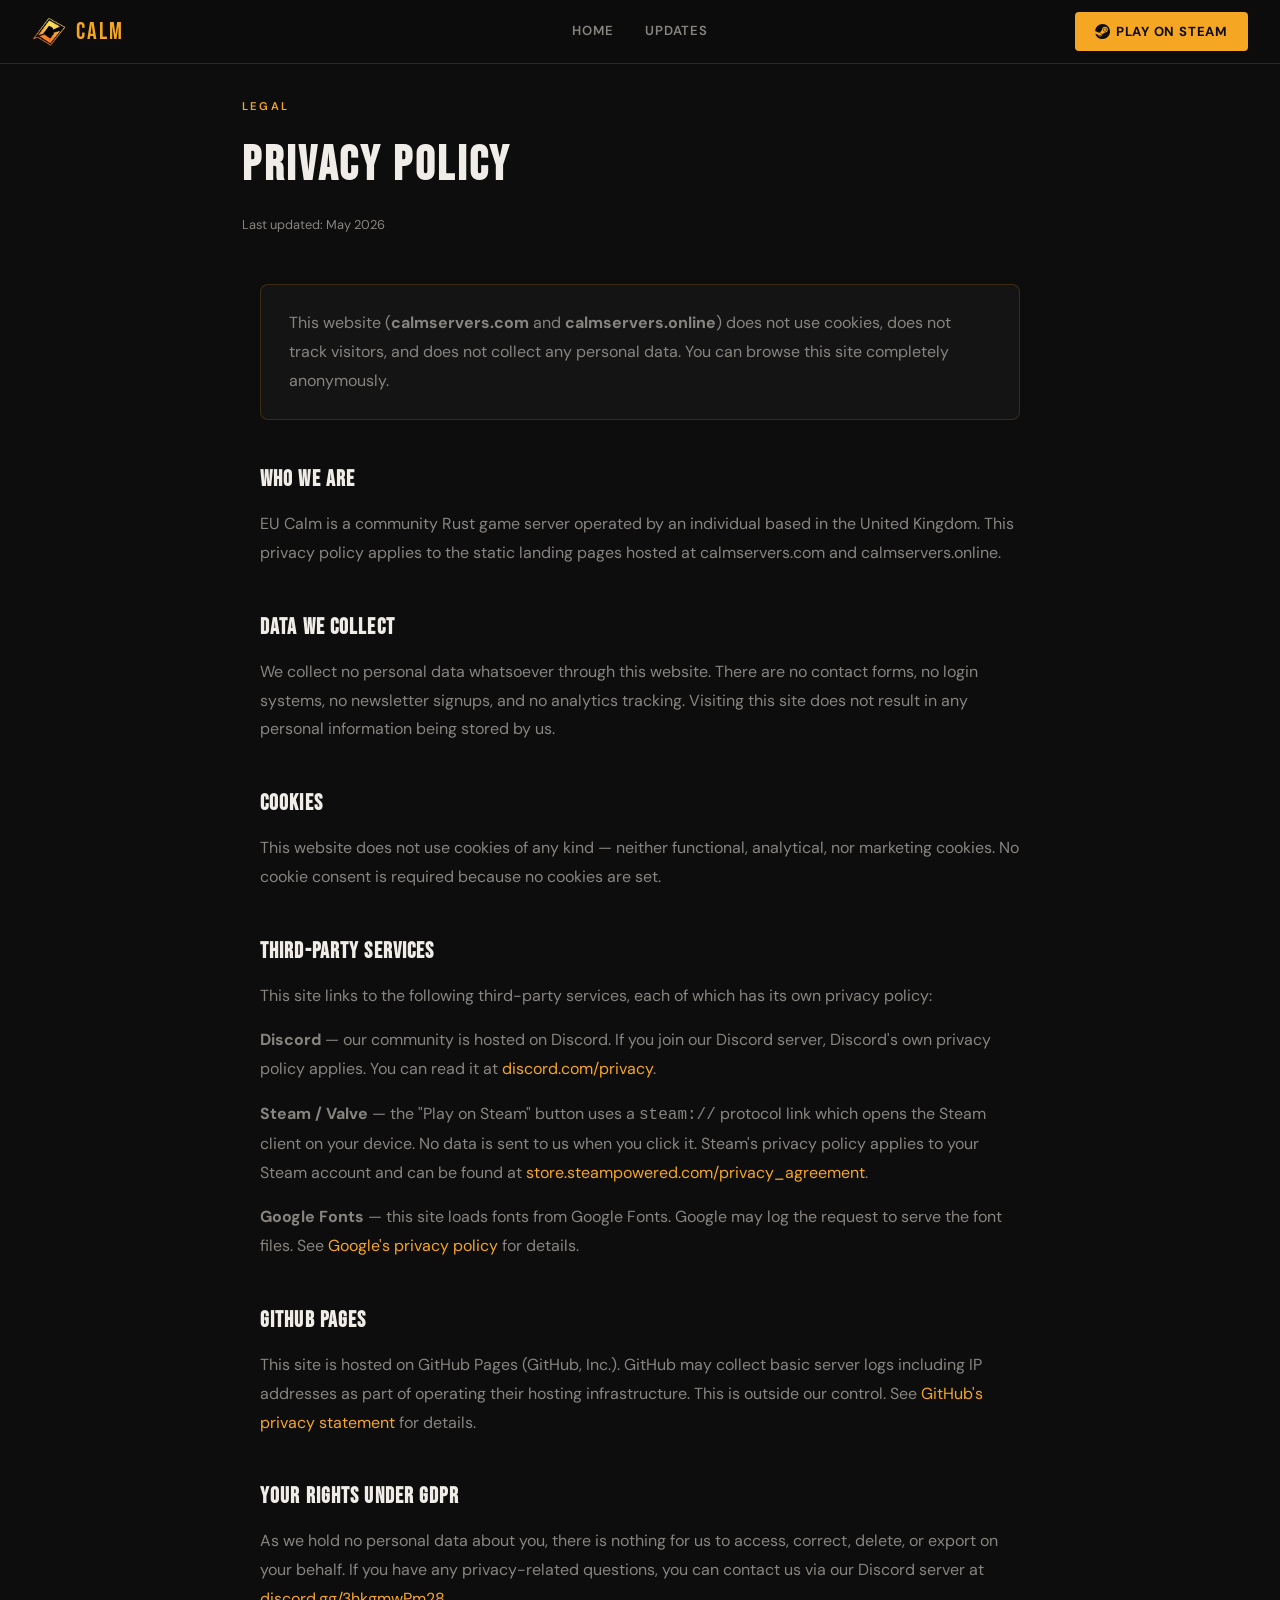
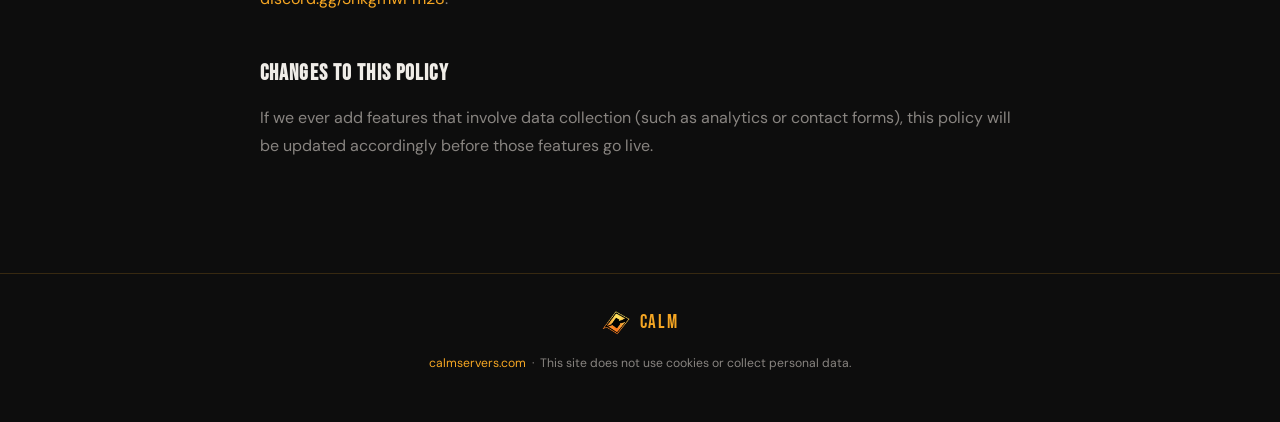
<file: privacy.html>
<!DOCTYPE html>
<html lang="en">
<head>
  <meta charset="UTF-8" />
  <meta name="viewport" content="width=device-width, initial-scale=1.0" />
  <title>Privacy - Calm</title>
  <link rel="icon" type="image/png" href="logo.png" />
  <link rel="sitemap" type="application/xml" href="/sitemap.xml" />

  <!-- Open Graph -->
  <meta property="og:title" content="Privacy Policy — EU Calm" />
  <meta property="og:description" content="Privacy policy for EU Calm Rust Server. We do not use cookies or collect personal data." />
  <meta property="og:image" content="https://calmservers.com/preview.png" />
  <meta property="og:url" content="https://calmservers.com/privacy.html" />
  <meta property="og:type" content="website" />
  <meta property="og:site_name" content="EU Calm" />
  <link rel="preconnect" href="https://fonts.googleapis.com" />
  <link rel="preconnect" href="https://fonts.gstatic.com" crossorigin />
  <link href="https://fonts.googleapis.com/css2?family=Bebas+Neue&family=DM+Sans:wght@400;500;600&display=swap" rel="stylesheet" />
  <style>
    *, *::before, *::after { box-sizing: border-box; margin: 0; padding: 0; }
    :root {
      --orange: #F5A623;
      --bg: #0D0D0D;
      --bg2: #141414;
      --border: rgba(245,166,35,0.18);
      --text: #F0EDE8;
      --muted: #888480;
    }
    html { scroll-behavior: smooth; }
    body { background: var(--bg); color: var(--text); font-family: 'DM Sans', sans-serif; font-size: 16px; line-height: 1.8; }

    main { max-width: 860px; margin: 0 auto; padding: 6rem 2rem 6rem; }
    .content { max-width: 760px; margin: 0 auto; }
    .page-label { font-size: .7rem; letter-spacing: .2em; text-transform: uppercase; color: var(--orange); font-weight: 600; margin-bottom: .4rem; }
    .page-header { margin-bottom: 2.5rem; }

    h1 { font-family: 'Bebas Neue', sans-serif; font-size: 3rem; letter-spacing: .06em; color: var(--text); margin-bottom: .25rem; }
    .updated { font-size: .8rem; color: var(--muted); margin-bottom: 3rem; }

    h2 { font-family: 'Bebas Neue', sans-serif; font-size: 1.4rem; letter-spacing: .05em; color: var(--text); margin: 2.5rem 0 .6rem; }
    p { color: var(--muted); margin-bottom: 1rem; }
    a { color: var(--orange); text-decoration: none; }
    a:hover { text-decoration: underline; }
    .nav-links a:hover { text-decoration: none; }
    .nav-brand:hover { text-decoration: none; }
    .foot-brand:hover { text-decoration: none; }

    .card {
      background: var(--bg2); border: 1px solid var(--border); border-radius: 8px;
      padding: 1.5rem 1.75rem; margin: 2rem 0;
    }
    .card p { margin: 0; }

    footer {
      border-top: 1px solid var(--border); padding: 2rem;
      display: flex; flex-direction: column; align-items: center; gap: .75rem; text-align: center;
    }
    .foot-brand { display: flex; align-items: center; gap: 8px; text-decoration: none; }
    .foot-brand img { height: 26px; }
    .foot-brand span { font-family: 'Bebas Neue', sans-serif; font-size: 1.2rem; letter-spacing: .08em; color: var(--orange); }
    footer p { font-size: .76rem; color: var(--muted); }

    ::-webkit-scrollbar { width: 5px; }
    ::-webkit-scrollbar-track { background: var(--bg); }
    ::-webkit-scrollbar-thumb { background: var(--border); border-radius: 3px; }
    ::-webkit-scrollbar-thumb:hover { background: var(--orange); }
  </style>
  <link rel="stylesheet" href="/nav.css" />
</head>
<body>

<div id="nav-placeholder"></div>

<main>
  <div class="page-header">
    <div class="page-label">Legal</div>
    <h1>Privacy Policy</h1>
    <p class="updated">Last updated: May 2026</p>
  </div>
  <div class="content">

  <div class="card">
    <p>This website (<strong>calmservers.com</strong> and <strong>calmservers.online</strong>) does not use cookies, does not track visitors, and does not collect any personal data. You can browse this site completely anonymously.</p>
  </div>

  <h2>Who We Are</h2>
  <p>EU Calm is a community Rust game server operated by an individual based in the United Kingdom. This privacy policy applies to the static landing pages hosted at calmservers.com and calmservers.online.</p>

  <h2>Data We Collect</h2>
  <p>We collect no personal data whatsoever through this website. There are no contact forms, no login systems, no newsletter signups, and no analytics tracking. Visiting this site does not result in any personal information being stored by us.</p>

  <h2>Cookies</h2>
  <p>This website does not use cookies of any kind — neither functional, analytical, nor marketing cookies. No cookie consent is required because no cookies are set.</p>

  <h2>Third-Party Services</h2>
  <p>This site links to the following third-party services, each of which has its own privacy policy:</p>
  <p><strong>Discord</strong> — our community is hosted on Discord. If you join our Discord server, Discord's own privacy policy applies. You can read it at <a href="https://discord.com/privacy" target="_blank" rel="noopener">discord.com/privacy</a>.</p>
  <p><strong>Steam / Valve</strong> — the "Play on Steam" button uses a <code>steam://</code> protocol link which opens the Steam client on your device. No data is sent to us when you click it. Steam's privacy policy applies to your Steam account and can be found at <a href="https://store.steampowered.com/privacy_agreement/" target="_blank" rel="noopener">store.steampowered.com/privacy_agreement</a>.</p>
  <p><strong>Google Fonts</strong> — this site loads fonts from Google Fonts. Google may log the request to serve the font files. See <a href="https://policies.google.com/privacy" target="_blank" rel="noopener">Google's privacy policy</a> for details.</p>

  <h2>GitHub Pages</h2>
  <p>This site is hosted on GitHub Pages (GitHub, Inc.). GitHub may collect basic server logs including IP addresses as part of operating their hosting infrastructure. This is outside our control. See <a href="https://docs.github.com/en/site-policy/privacy-policies/github-general-privacy-statement" target="_blank" rel="noopener">GitHub's privacy statement</a> for details.</p>

  <h2>Your Rights Under GDPR</h2>
  <p>As we hold no personal data about you, there is nothing for us to access, correct, delete, or export on your behalf. If you have any privacy-related questions, you can contact us via our Discord server at <a href="https://discord.gg/3hkgmwPm28" target="_blank" rel="noopener">discord.gg/3hkgmwPm28</a>.</p>

  <h2>Changes to This Policy</h2>
  <p>If we ever add features that involve data collection (such as analytics or contact forms), this policy will be updated accordingly before those features go live.</p>
  </div>
</main>

<footer>
  <a class="nav-brand" href="index.html" style="display:flex;align-items:center;gap:10px;text-decoration:none;">
    <img src="logo.png" alt="Calm" style="height:28px;width:auto;" />
    <span style="font-family:'Bebas Neue',sans-serif;font-size:1.2rem;letter-spacing:.08em;color:var(--orange);">CALM</span>
  </a>
  <p>
    <a href="https://calmservers.com" style="color:var(--orange);text-decoration:none;">calmservers.com</a>
    &nbsp;·&nbsp; This site does not use cookies or collect personal data.
  </p>
</footer>

<script src="/nav.js"></script>
</body>
</html>
</file>
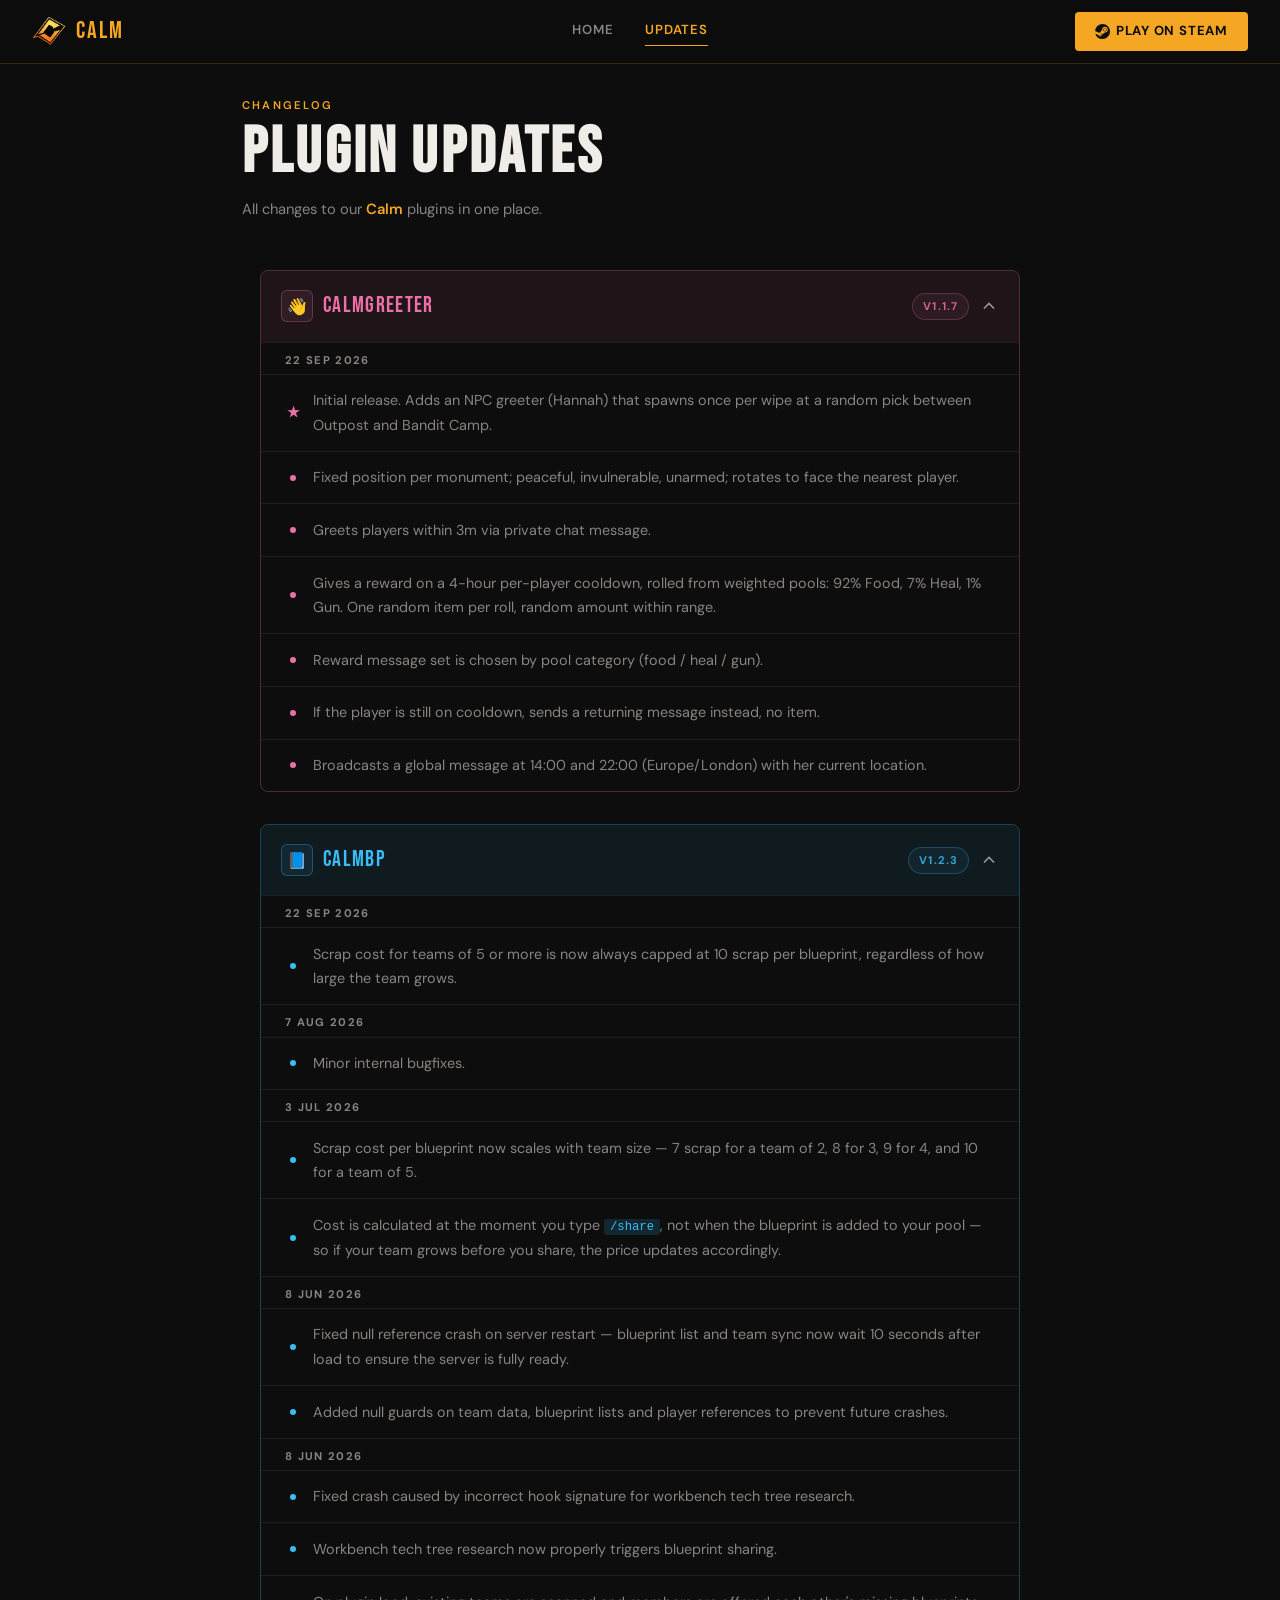
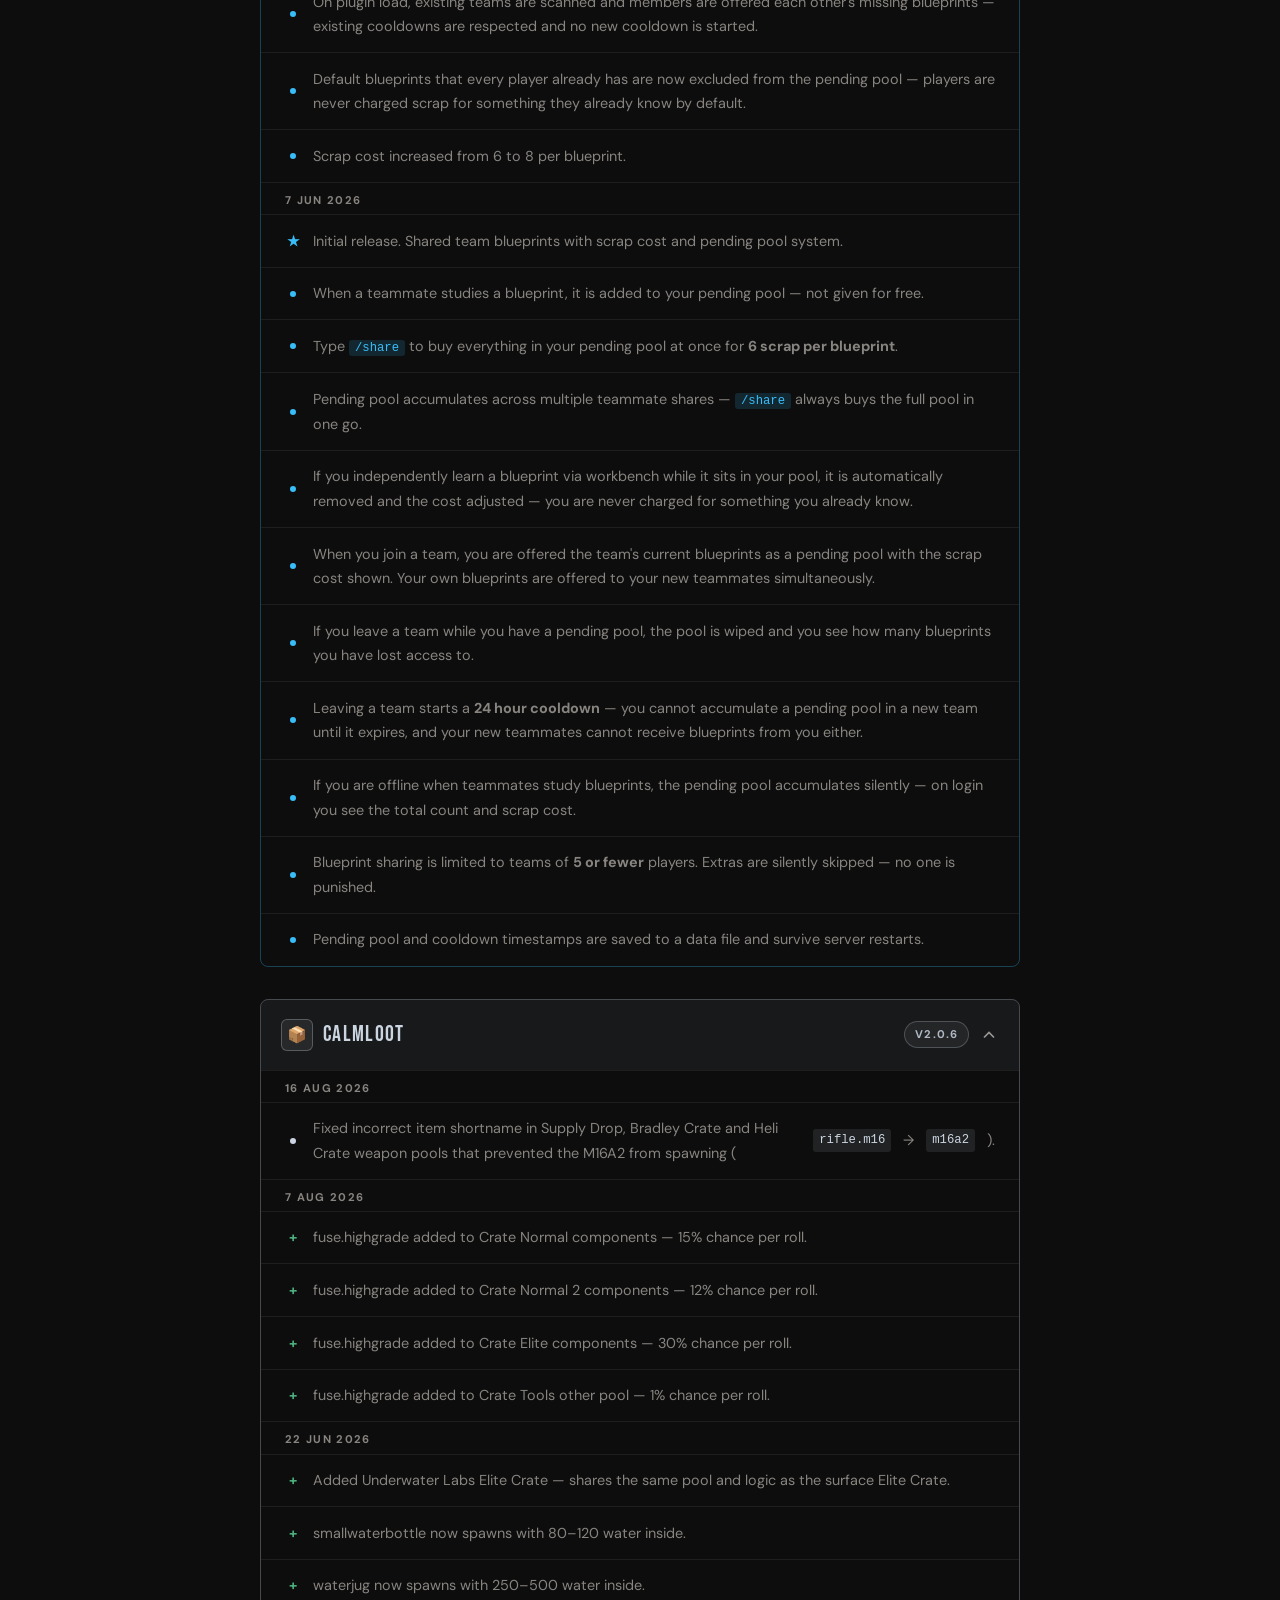
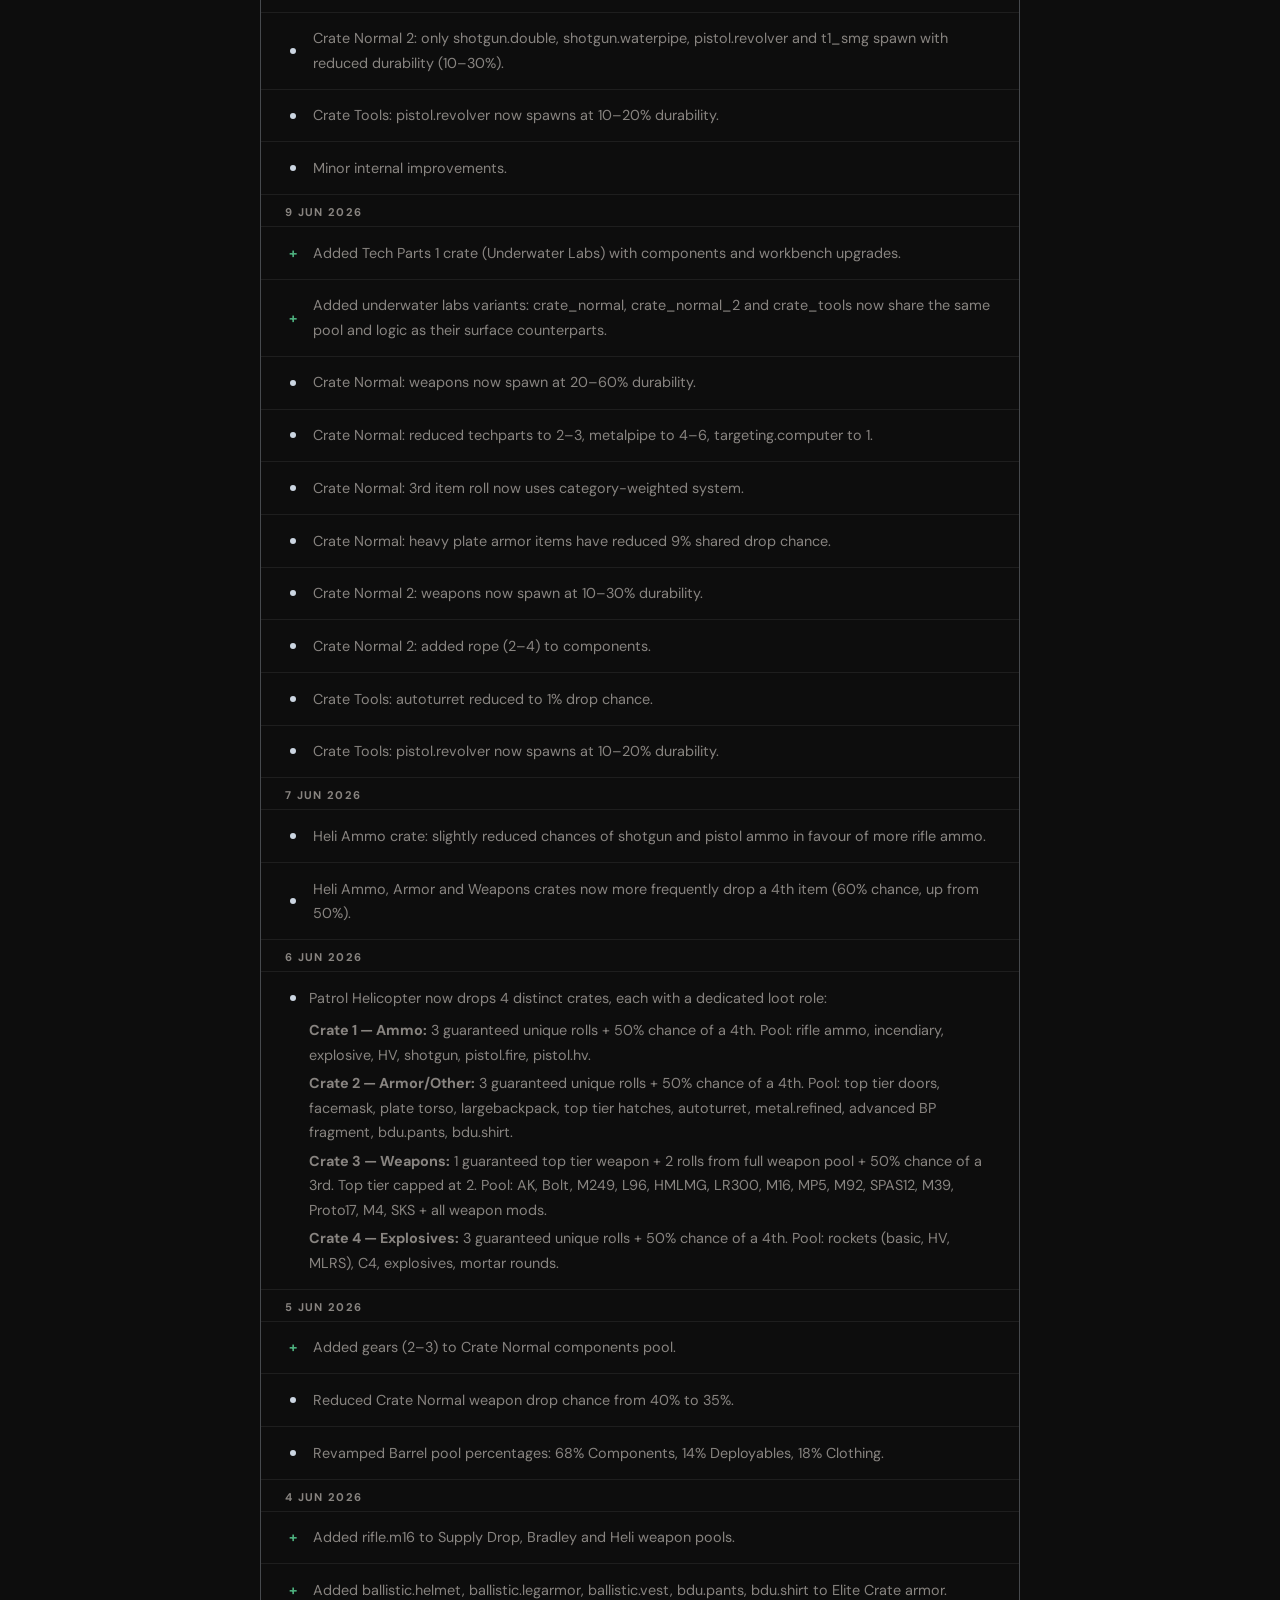
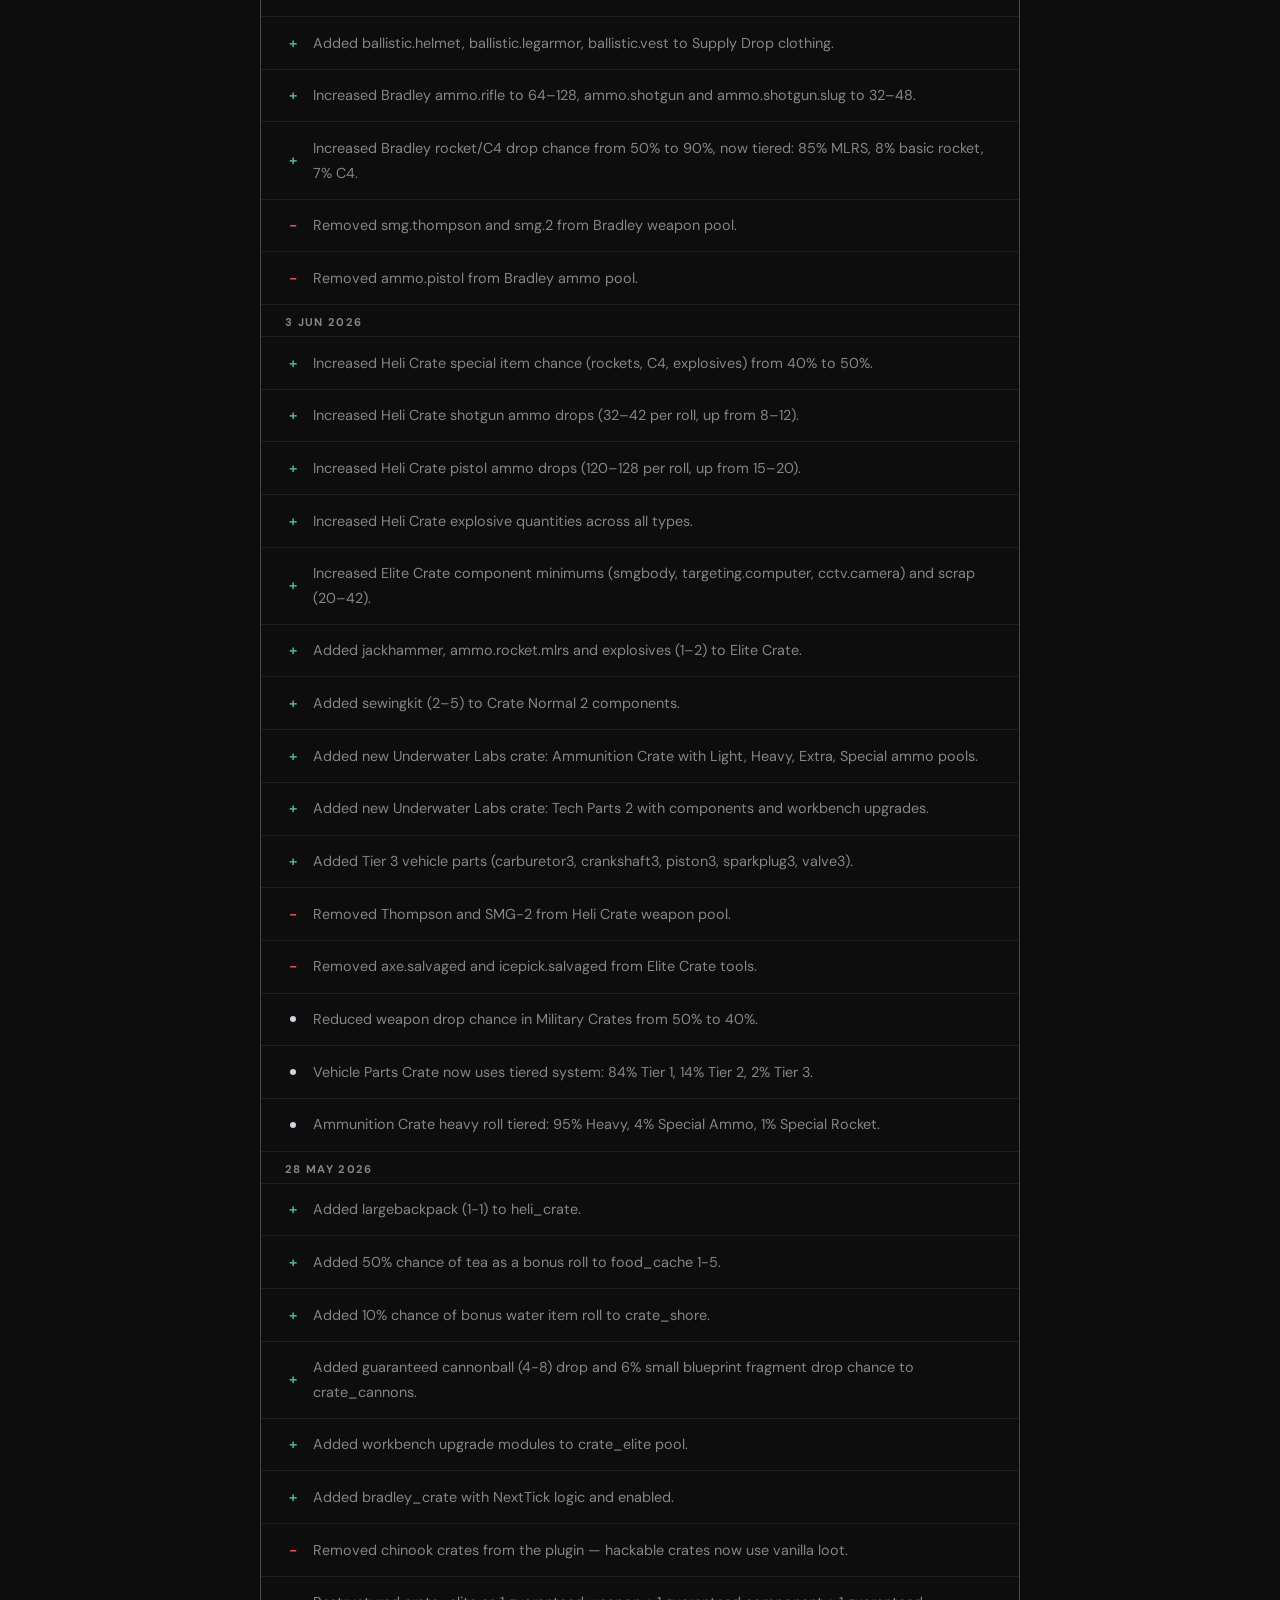
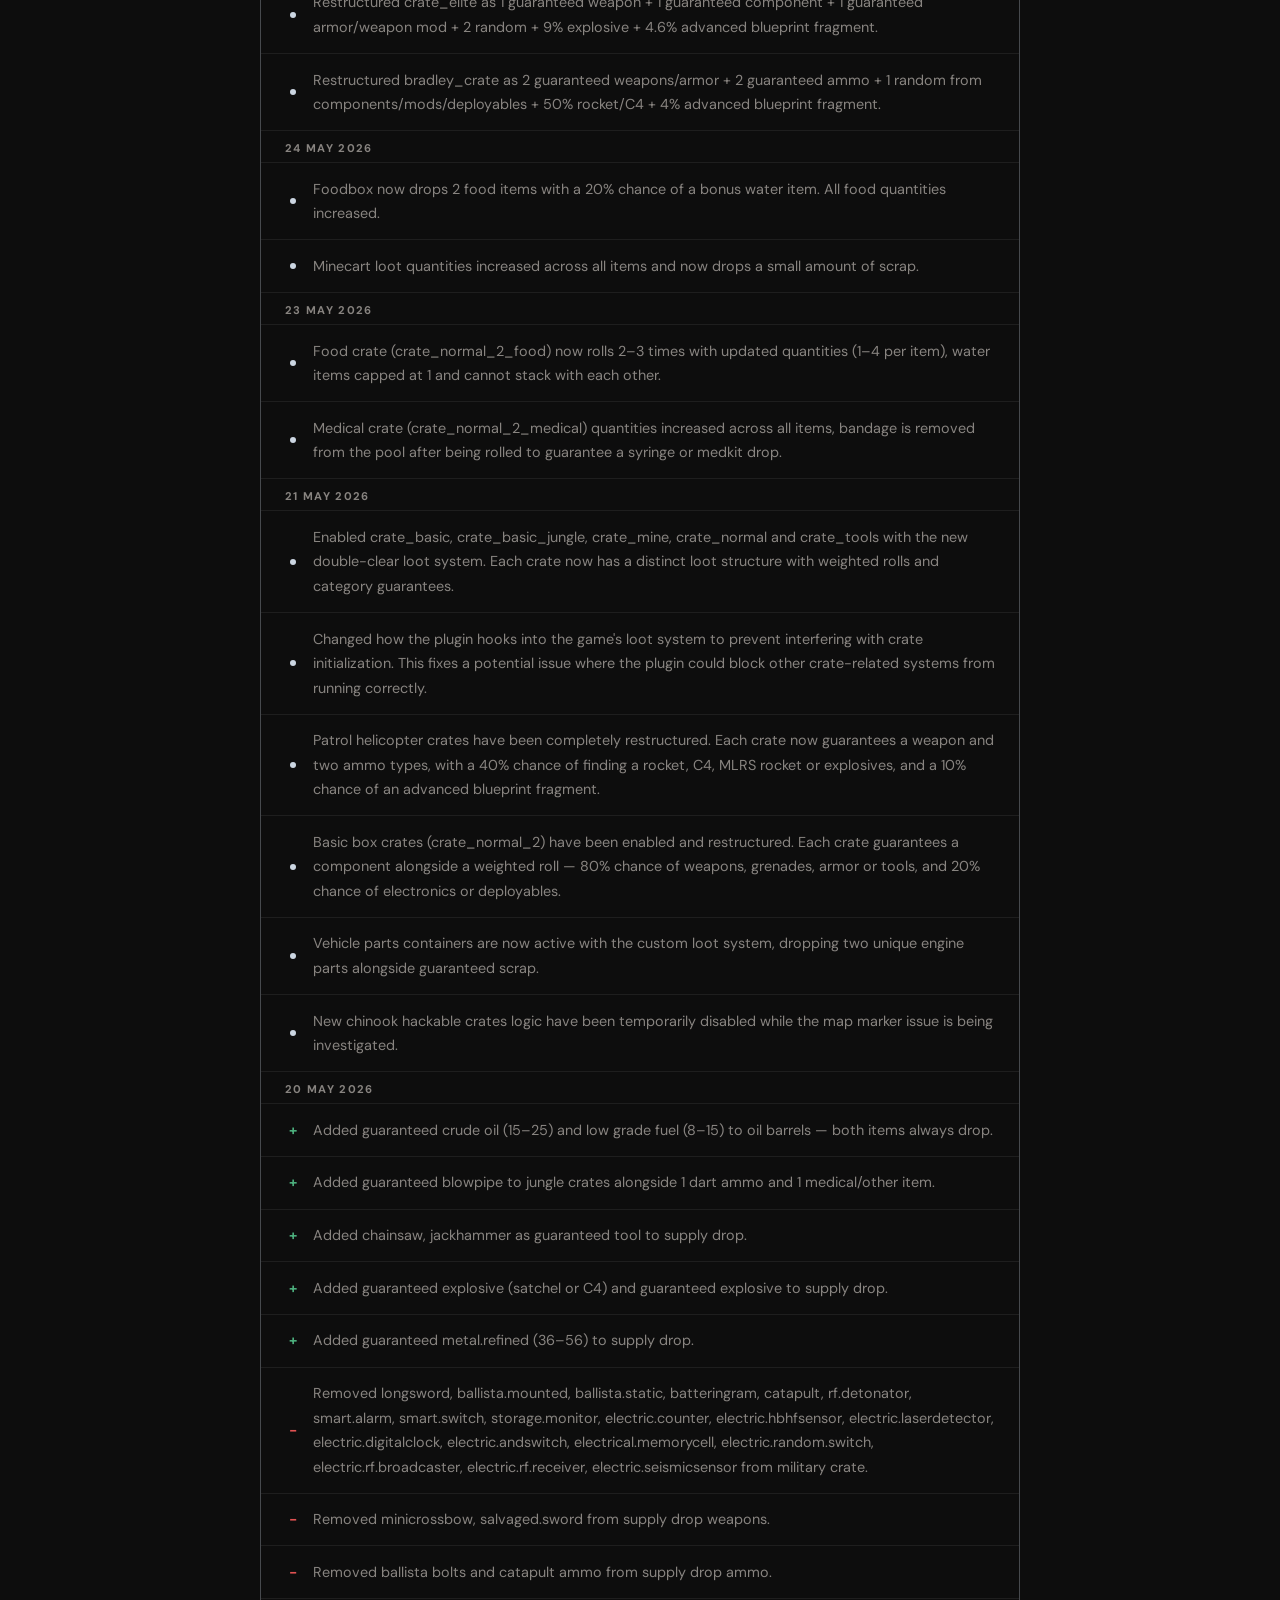
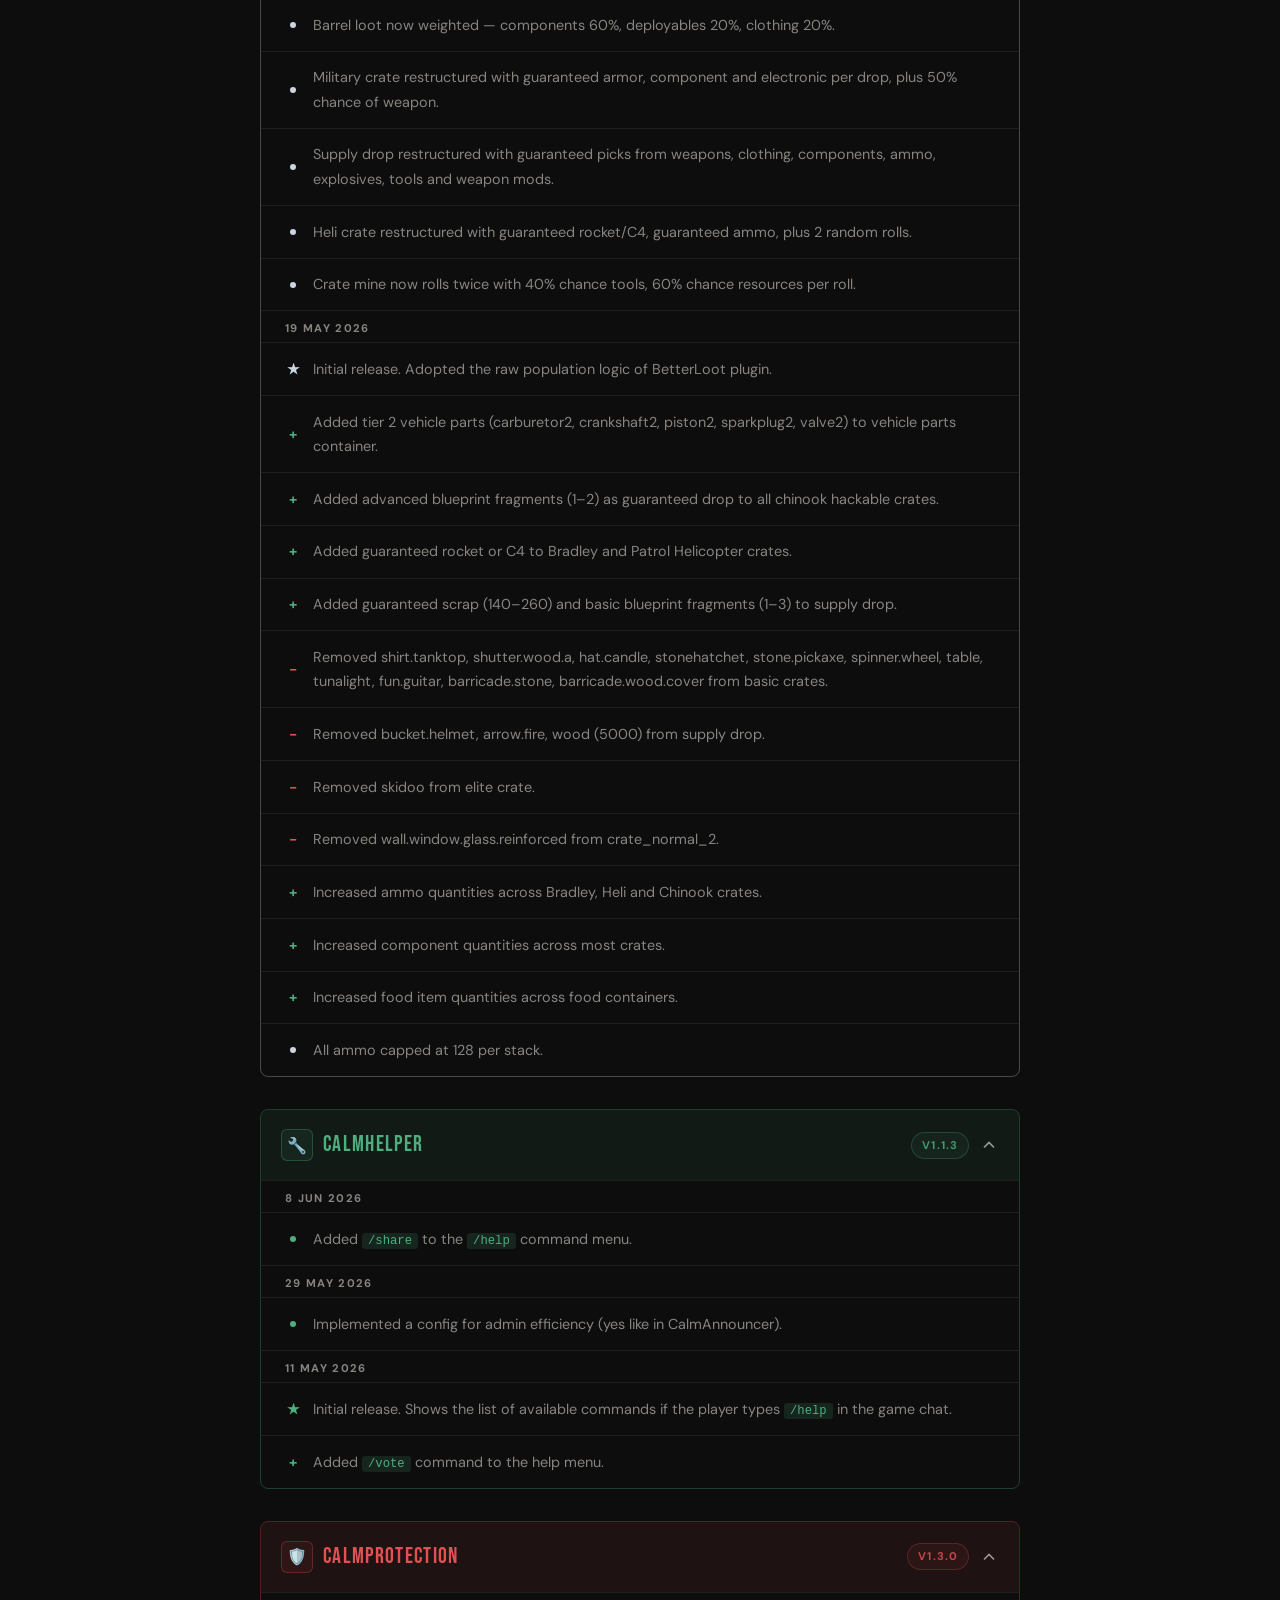
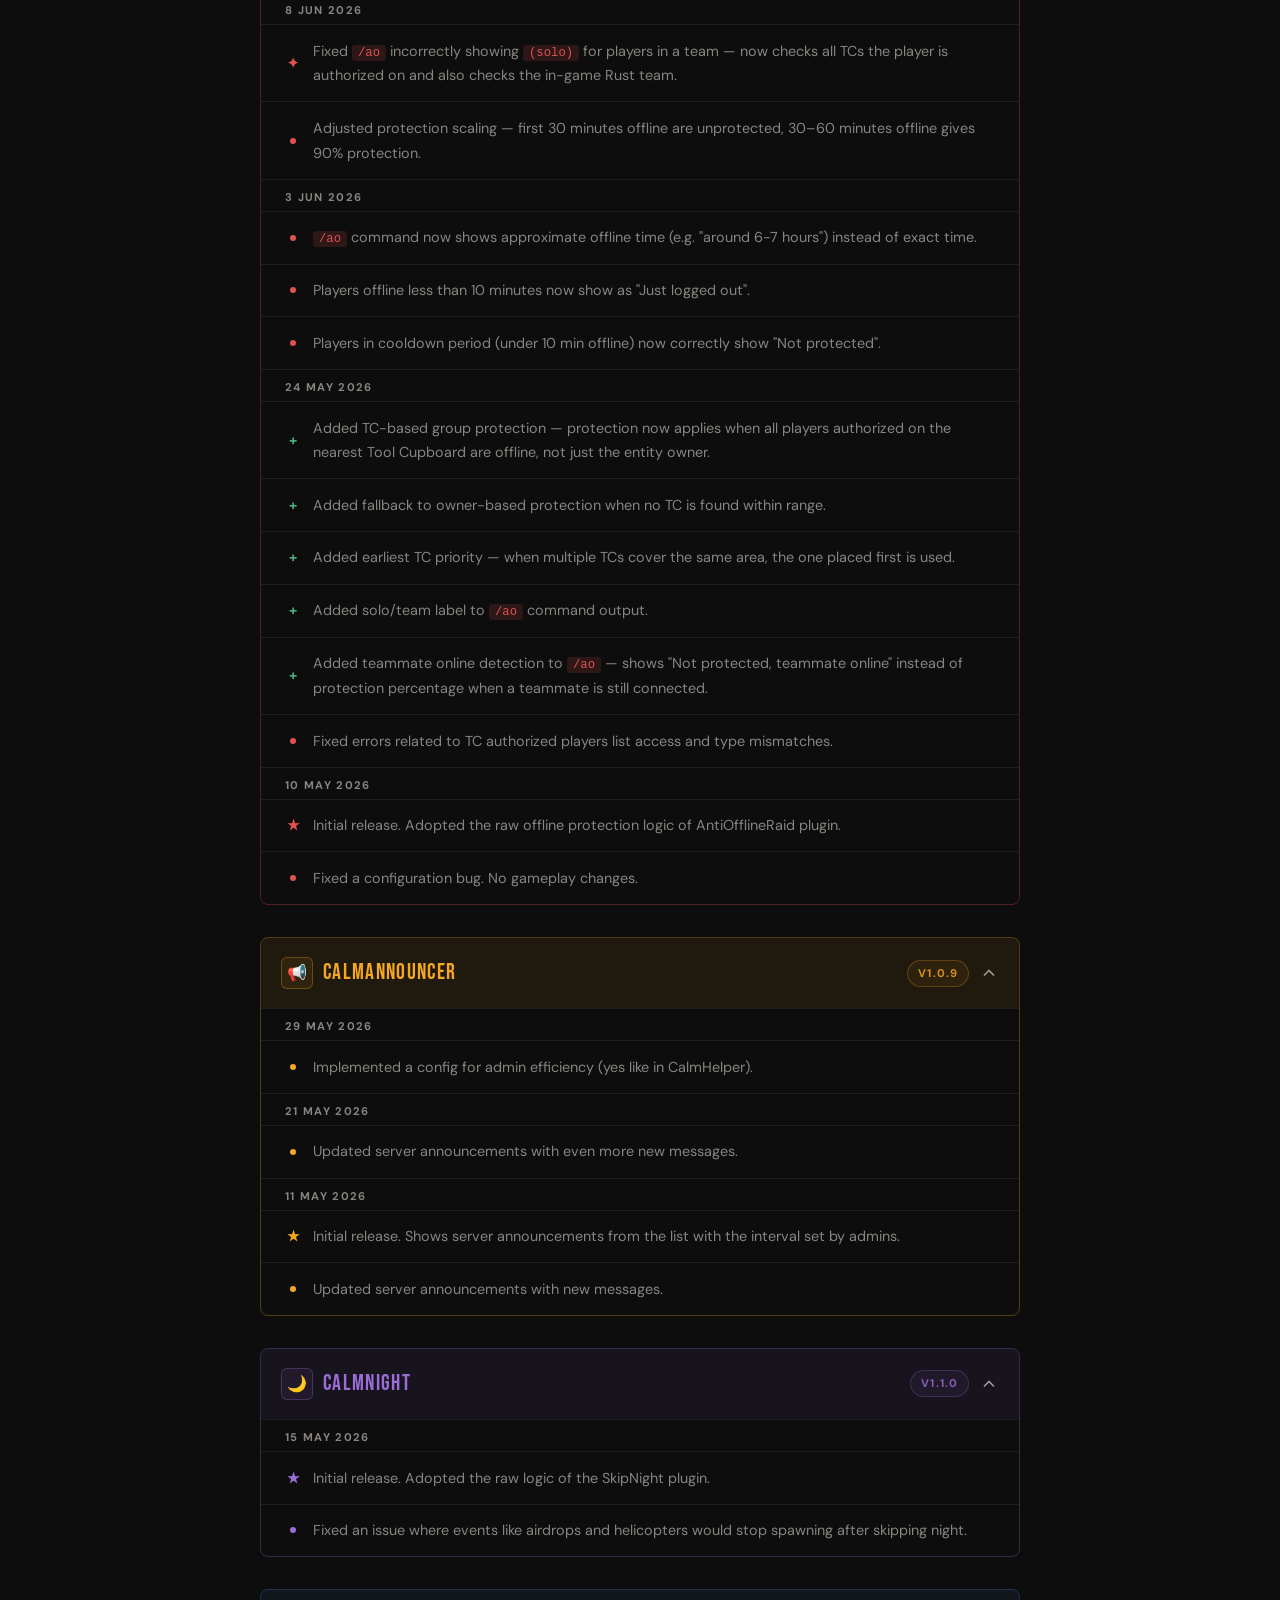
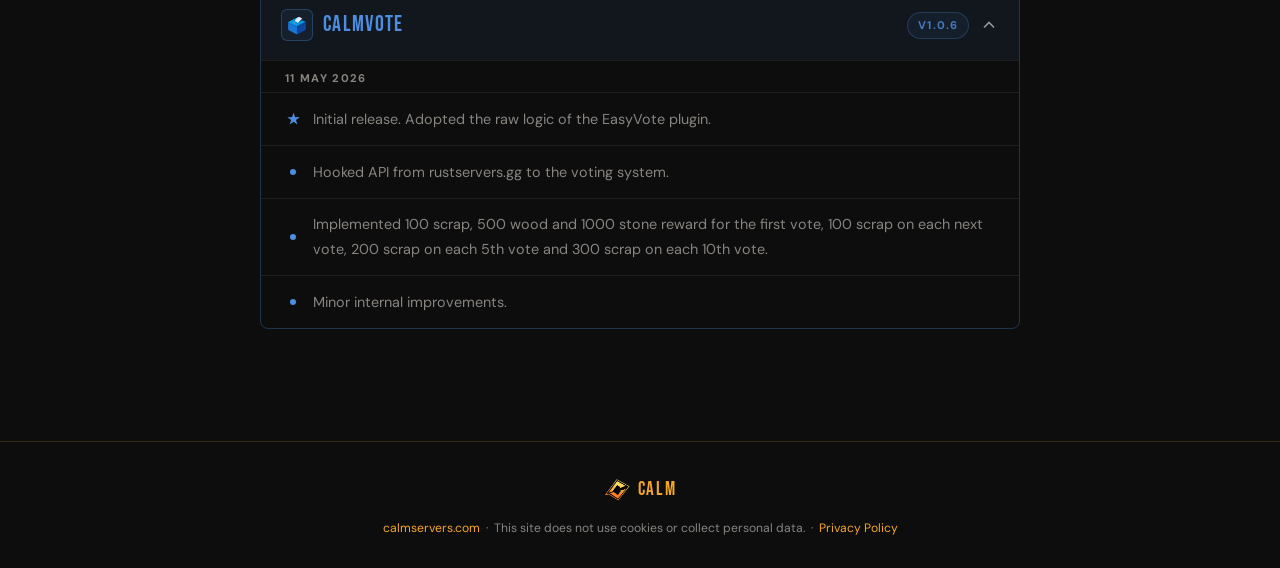
<file: updates.html>
<!DOCTYPE html>
<html lang="en">
<head>
  <meta charset="UTF-8" />
  <meta name="viewport" content="width=device-width, initial-scale=1.0" />
  <title>Updates - Calm</title>
  <link rel="sitemap" type="application/xml" href="/sitemap.xml" />
  <link rel="icon" type="image/png" href="logo.png" />

  <!-- Open Graph -->
  <meta property="og:title" content="Plugin Updates — EU Calm" />
  <meta property="og:description" content="All changes to our Calm plugins in one place. Changelogs for CalmProtection, CalmHelper, CalmVote, CalmAnnouncer, CalmNight and CalmLoot." />
  <meta property="og:image" content="https://calmservers.com/preview.png" />
  <meta property="og:url" content="https://calmservers.com/updates.html" />
  <meta property="og:type" content="website" />
  <meta property="og:site_name" content="EU Calm" />
  <meta name="twitter:card" content="summary_large_image" />
  <meta name="twitter:title" content="Plugin Updates — EU Calm" />
  <meta name="twitter:description" content="All changes to our Calm plugins in one place." />
  <meta name="twitter:image" content="https://calmservers.com/preview.png" />
  <link rel="preconnect" href="https://fonts.googleapis.com" />
  <link rel="preconnect" href="https://fonts.gstatic.com" crossorigin />
  <link href="https://fonts.googleapis.com/css2?family=Bebas+Neue&family=DM+Sans:wght@400;500;600&display=swap" rel="stylesheet" />
  <style>
    *, *::before, *::after { box-sizing: border-box; margin: 0; padding: 0; }
    :root {
      --orange: #F5A623;
      --bg: #0D0D0D;
      --bg2: #141414;
      --bg3: #1C1C1C;
      --border: rgba(255,255,255,0.07);
      --text: #F0EDE8;
      --muted: #888480;
      --display: 'Bebas Neue', sans-serif;
      --body: 'DM Sans', sans-serif;

      --red:    #E05252;
      --red-bg: rgba(224, 82, 82, 0.08);
      --red-border: rgba(224, 82, 82, 0.3);

      --green:    #4CAF7D;
      --green-bg: rgba(76, 175, 125, 0.08);
      --green-border: rgba(76, 175, 125, 0.3);

      --blue:    #4D8EE0;
      --blue-bg: rgba(77, 142, 224, 0.08);
      --blue-border: rgba(77, 142, 224, 0.3);

      --orange2:    #F5A623;
      --orange2-bg: rgba(245, 166, 35, 0.08);
      --orange2-border: rgba(245, 166, 35, 0.3);

      --purple:    #9B6DD6;
      --purple-bg: rgba(155, 109, 214, 0.08);
      --purple-border: rgba(155, 109, 214, 0.3);

      --cyan:    #38BDF8;
      --cyan-bg: rgba(56, 189, 248, 0.08);
      --cyan-border: rgba(56, 189, 248, 0.3);

      --pink:    #EC6FA8;
      --pink-bg: rgba(236, 111, 168, 0.08);
      --pink-border: rgba(236, 111, 168, 0.3);
    }

    html { scroll-behavior: smooth; }
    body { background: var(--bg); color: var(--text); font-family: var(--body); font-size: 16px; line-height: 1.7; overflow-x: hidden; }

    /* MAIN */
    main { max-width: 860px; margin: 0 auto; padding: 6rem 2rem 5rem; }
    .plugins-container { max-width: 760px; margin: 0 auto; }

    /* PAGE HEADER */
    .page-header { margin-bottom: 3rem; }
    .page-label { font-size: .7rem; letter-spacing: .2em; text-transform: uppercase; color: var(--orange); font-weight: 600; margin-bottom: .4rem; }
    .page-title { font-family: var(--display); font-size: clamp(2.5rem, 6vw, 4rem); letter-spacing: .05em; line-height: 1; margin-bottom: .75rem; }
    .page-sub { color: var(--muted); font-size: .92rem; max-width: 500px; }

    /* PLUGIN BLOCK */
    .plugin { margin-bottom: 2rem; border-radius: 8px; overflow: hidden; border: 1px solid var(--border); }

    .plugin-header {
      display: flex; align-items: center; gap: 10px;
      padding: 1rem 1.25rem; cursor: pointer;
      transition: background .2s;
      user-select: none; flex-wrap: nowrap;
    }
    .plugin-header:hover { filter: brightness(1.1); }

    .plugin-icon {
      width: 32px; height: 32px; border-radius: 6px;
      display: flex; align-items: center; justify-content: center;
      font-size: 1rem; flex-shrink: 0;
    }

    .plugin-name {
      font-family: var(--display); font-size: clamp(.85rem, 3.5vw, 1.4rem); letter-spacing: .06em; flex: 1; min-width: 0;
      white-space: nowrap; overflow: hidden; text-overflow: ellipsis;
    }

    .plugin-tag {
      font-size: .7rem; font-weight: 700; letter-spacing: .1em;
      text-transform: uppercase; padding: 3px 10px; border-radius: 999px;
      opacity: .85; flex-shrink: 0; white-space: nowrap;
    }

    .change-group-date {
      padding: .5rem 1.5rem .25rem;
      font-size: .7rem; font-weight: 700; letter-spacing: .12em;
      text-transform: uppercase; color: var(--muted);
      border-bottom: 1px solid var(--border);
      cursor: default; transition: color .2s;
    }
    .change-group-date:hover { color: var(--text); }
    .change-group-date .date-text { transition: opacity .2s; }
    .change-group-date .version-text { display: none; opacity: 0; transition: opacity .2s; }
    .change-group-date:hover .date-text { display: none; }
    .change-group-date:hover .version-text { display: inline; opacity: 1; }
    .plugin-chevron {
      width: 20px; height: 20px; opacity: .6; transition: transform .3s;
      flex-shrink: 0;
    }
    .plugin.open .plugin-chevron { transform: rotate(180deg); }

    .plugin-body {
      display: none; border-top: 1px solid var(--border);
    }
    .plugin.open .plugin-body { display: block; }

    .change-item {
      display: flex; align-items: center; gap: 12px;
      padding: .85rem 1.5rem; border-bottom: 1px solid var(--border);
      font-size: .9rem; color: var(--muted);
      transition: background .15s;
    }
    .change-item:last-child { border-bottom: none; }
    .change-item:hover { background: rgba(255,255,255,0.02); }

    .bullet-wrap {
      display: flex; align-items: center; justify-content: center;
      width: 16px; min-width: 16px; flex-shrink: 0;
    }
    .bullet {
      width: 6px; height: 6px; border-radius: 50%; flex-shrink: 0;
    }

    .placeholder {
      padding: 2rem 1.5rem; color: var(--muted);
      font-size: .88rem; font-style: italic;
    }

    /* COLOUR THEMES */
    .theme-red .plugin-header   { background: var(--red-bg); border-bottom-color: var(--red-border); }
    .theme-red .plugin-name     { color: var(--red); }
    .theme-red .plugin-icon     { background: var(--red-bg); color: var(--red); border: 1px solid var(--red-border); }
    .theme-red .plugin-tag      { background: var(--red-bg); color: var(--red); border: 1px solid var(--red-border); }
    .theme-red .bullet          { background: var(--red); }
    .theme-red                  { border-color: var(--red-border); }

    .theme-green .plugin-header { background: var(--green-bg); }
    .theme-green .plugin-name   { color: var(--green); }
    .theme-green .plugin-icon   { background: var(--green-bg); color: var(--green); border: 1px solid var(--green-border); }
    .theme-green .plugin-tag    { background: var(--green-bg); color: var(--green); border: 1px solid var(--green-border); }
    .theme-green .bullet        { background: var(--green); }
    .theme-green                { border-color: var(--green-border); }

    .theme-blue .plugin-header  { background: var(--blue-bg); }
    .theme-blue .plugin-name    { color: var(--blue); }
    .theme-blue .plugin-icon    { background: var(--blue-bg); color: var(--blue); border: 1px solid var(--blue-border); }
    .theme-blue .plugin-tag     { background: var(--blue-bg); color: var(--blue); border: 1px solid var(--blue-border); }
    .theme-blue .bullet         { background: var(--blue); }
    .theme-blue                 { border-color: var(--blue-border); }

    .theme-orange .plugin-header { background: var(--orange2-bg); }
    .theme-orange .plugin-name   { color: var(--orange2); }
    .theme-orange .plugin-icon   { background: var(--orange2-bg); color: var(--orange2); border: 1px solid var(--orange2-border); }
    .theme-orange .plugin-tag    { background: var(--orange2-bg); color: var(--orange2); border: 1px solid var(--orange2-border); }
    .theme-orange .bullet        { background: var(--orange2); }
    .theme-orange                { border-color: var(--orange2-border); }

    .theme-purple .plugin-header { background: var(--purple-bg); }
    .theme-purple .plugin-name   { color: var(--purple); }
    .theme-purple .plugin-icon   { background: var(--purple-bg); color: var(--purple); border: 1px solid var(--purple-border); }
    .theme-purple .plugin-tag    { background: var(--purple-bg); color: var(--purple); border: 1px solid var(--purple-border); }
    .theme-purple .bullet        { background: var(--purple); }
    .theme-purple                { border-color: var(--purple-border); }

    .theme-cyan .plugin-header { background: var(--cyan-bg); }
    .theme-cyan .plugin-name   { color: var(--cyan); }
    .theme-cyan .plugin-icon   { background: var(--cyan-bg); color: var(--cyan); border: 1px solid var(--cyan-border); }
    .theme-cyan .plugin-tag    { background: var(--cyan-bg); color: var(--cyan); border: 1px solid var(--cyan-border); }
    .theme-cyan .bullet        { background: var(--cyan); }
    .theme-cyan                { border-color: var(--cyan-border); }

    .theme-pink .plugin-header { background: var(--pink-bg); }
    .theme-pink .plugin-name   { color: var(--pink); }
    .theme-pink .plugin-icon   { background: var(--pink-bg); color: var(--pink); border: 1px solid var(--pink-border); }
    .theme-pink .plugin-tag    { background: var(--pink-bg); color: var(--pink); border: 1px solid var(--pink-border); }
    .theme-pink .bullet        { background: var(--pink); }
    .theme-pink                { border-color: var(--pink-border); }

    /* FOOTER */
    footer {
      border-top: 1px solid rgba(245,166,35,0.18); padding: 2rem;
      display: flex; flex-direction: column; align-items: center; gap: .75rem; text-align: center;
    }
    .foot-brand { display: flex; align-items: center; gap: 8px; text-decoration: none; }
    .foot-brand img { height: 26px; }
    .foot-brand span { font-family: var(--display); font-size: 1.2rem; letter-spacing: .08em; color: var(--orange); }
    footer p { font-size: .76rem; color: var(--muted); }

    ::-webkit-scrollbar { width: 5px; }
    ::-webkit-scrollbar-track { background: var(--bg); }
    ::-webkit-scrollbar-thumb { background: rgba(245,166,35,0.18); border-radius: 3px; }
    ::-webkit-scrollbar-thumb:hover { background: var(--orange); }

    @media (max-width: 600px) {
      main { padding: 5rem 1rem 3rem; }
      .plugins-container { max-width: 100%; }
      .plugin-header { padding: .85rem 1rem; gap: 8px; }
      .plugin-icon { width: 26px; height: 26px; font-size: .85rem; }
      .plugin-name { font-size: clamp(.95rem, 3.5vw, 1.2rem); }
      .plugin-tag { font-size: .62rem; padding: 2px 8px; }
      .change-item { padding: .75rem 1rem; font-size: .84rem; }
      .page-title { font-size: clamp(1.8rem, 8vw, 3rem); }
    }
  </style>
  <link rel="stylesheet" href="/nav.css" />
</head>
<body>

<div id="nav-placeholder"></div>

<main>
  <div class="page-header">
    <div class="page-label">Changelog</div>
    <h1 class="page-title">Plugin Updates</h1>
    <p class="page-sub">All changes to our <span style="color:var(--orange);font-weight:600;">Calm</span> plugins in one place.</p>
  </div>

  <div class="plugins-container">
  <!-- CalmGreeter — PINK -->
  <div class="plugin theme-pink open">
    <div class="plugin-header" onclick="toggle(this)">
      <div class="plugin-icon">👋</div>
      <div class="plugin-name">CalmGreeter</div>
      <div class="plugin-tag">v1.1.7</div>
      <svg class="plugin-chevron" viewBox="0 0 24 24" fill="none" stroke="currentColor" stroke-width="2"><polyline points="6 9 12 15 18 9"/></svg>
    </div>
    <div class="plugin-body">
      <div class="change-group-date"><span class="date-text">22 Sep 2026</span><span class="version-text">V1.0.0 — 1.1.7</span></div>
      <div class="change-item"><span style="color:#EC6FA8;font-weight:700;font-size:.9rem;width:16px;min-width:16px;display:flex;align-items:center;justify-content:center;flex-shrink:0;">★</span>Initial release. Adds an NPC greeter (Hannah) that spawns once per wipe at a random pick between Outpost and Bandit Camp.</div>
      <div class="change-item"><div class="bullet-wrap"><span class="bullet"></span></div>Fixed position per monument; peaceful, invulnerable, unarmed; rotates to face the nearest player.</div>
      <div class="change-item"><div class="bullet-wrap"><span class="bullet"></span></div>Greets players within 3m via private chat message.</div>
      <div class="change-item"><div class="bullet-wrap"><span class="bullet"></span></div>Gives a reward on a 4-hour per-player cooldown, rolled from weighted pools: 92% Food, 7% Heal, 1% Gun. One random item per roll, random amount within range.</div>
      <div class="change-item"><div class="bullet-wrap"><span class="bullet"></span></div>Reward message set is chosen by pool category (food / heal / gun).</div>
      <div class="change-item"><div class="bullet-wrap"><span class="bullet"></span></div>If the player is still on cooldown, sends a returning message instead, no item.</div>
      <div class="change-item"><div class="bullet-wrap"><span class="bullet"></span></div>Broadcasts a global message at 14:00 and 22:00 (Europe/London) with her current location.</div>
    </div>
  </div>

  <!-- CalmHelper — GREEN -->
  <div class="plugin theme-green open">
    <div class="plugin-header" onclick="toggle(this)">
      <div class="plugin-icon">🔧</div>
      <div class="plugin-name">CalmHelper</div>
      <div class="plugin-tag">v1.1.3</div>
      <svg class="plugin-chevron" viewBox="0 0 24 24" fill="none" stroke="currentColor" stroke-width="2"><polyline points="6 9 12 15 18 9"/></svg>
    </div>
    <div class="plugin-body">
      <div class="change-group-date"><span class="date-text">8 Jun 2026</span><span class="version-text">V1.1.3</span></div>
      <div class="change-item"><div class="bullet-wrap"><span class="bullet"></span></div><span>Added <code style="background:rgba(76,175,125,0.15);color:#4CAF7D;padding:1px 6px;border-radius:3px;font-size:.85em;">/share</code> to the <code style="background:rgba(76,175,125,0.15);color:#4CAF7D;padding:1px 6px;border-radius:3px;font-size:.85em;">/help</code> command menu.</span></div>
      <div class="change-group-date"><span class="date-text">29 May 2026</span><span class="version-text">V1.1.2</span></div>
      <div class="change-item"><div class="bullet-wrap"><span class="bullet"></span></div>Implemented a config for admin efficiency (yes like in CalmAnnouncer).</div>
      <div class="change-group-date"><span class="date-text">11 May 2026</span><span class="version-text">V1.0.0 — 1.1.1</span></div>
      <div class="change-item"><span style="color:#4CAF7D;font-weight:700;font-size:.9rem;width:16px;min-width:16px;display:flex;align-items:center;justify-content:center;flex-shrink:0;">★</span><span>Initial release. Shows the list of available commands if the player types <code style="background:rgba(76,175,125,0.15);color:#4CAF7D;padding:1px 6px;border-radius:3px;font-size:.85em;">/help</code> in the game chat.</span></div>
      <div class="change-item">
        <span style="color:#4CAF7D;font-weight:700;font-size:.9rem;width:16px;min-width:16px;display:flex;align-items:center;justify-content:center;flex-shrink:0;">+</span>
        <span>Added <code style="background:rgba(76,175,125,0.15);color:#4CAF7D;padding:1px 6px;border-radius:3px;font-size:.85em;">/vote</code> command to the help menu.</span>
      </div>
    </div>
  </div>

  <!-- CalmBP — CYAN -->
  <div class="plugin theme-cyan open">
    <div class="plugin-header" onclick="toggle(this)">
      <div class="plugin-icon">📘</div>
      <div class="plugin-name">CalmBP</div>
      <div class="plugin-tag">v1.2.3</div>
      <svg class="plugin-chevron" viewBox="0 0 24 24" fill="none" stroke="currentColor" stroke-width="2"><polyline points="6 9 12 15 18 9"/></svg>
    </div>
    <div class="plugin-body">
      <div class="change-group-date"><span class="date-text">22 Sep 2026</span><span class="version-text">V1.2.3</span></div>
      <div class="change-item"><div class="bullet-wrap"><span class="bullet"></span></div>Scrap cost for teams of 5 or more is now always capped at 10 scrap per blueprint, regardless of how large the team grows.</div>
            <div class="change-group-date"><span class="date-text">7 Aug 2026</span><span class="version-text">V1.2.2</span></div>
      <div class="change-item"><div class="bullet-wrap"><span class="bullet"></span></div>Minor internal bugfixes.</div>
            <div class="change-group-date"><span class="date-text">3 Jul 2026</span><span class="version-text">V1.2.1</span></div>
      <div class="change-item"><div class="bullet-wrap"><span class="bullet"></span></div>Scrap cost per blueprint now scales with team size — 7 scrap for a team of 2, 8 for 3, 9 for 4, and 10 for a team of 5.</div>
      <div class="change-item"><div class="bullet-wrap"><span class="bullet"></span></div><span>Cost is calculated at the moment you type <code style="background:rgba(56,189,248,0.15);color:#38BDF8;padding:1px 6px;border-radius:3px;font-size:.85em;">/share</code>, not when the blueprint is added to your pool — so if your team grows before you share, the price updates accordingly.</span></div>
            <div class="change-group-date"><span class="date-text">8 Jun 2026</span><span class="version-text">V1.2.0</span></div>
      <div class="change-item"><div class="bullet-wrap"><span class="bullet"></span></div>Fixed null reference crash on server restart — blueprint list and team sync now wait 10 seconds after load to ensure the server is fully ready.</div>
      <div class="change-item"><div class="bullet-wrap"><span class="bullet"></span></div>Added null guards on team data, blueprint lists and player references to prevent future crashes.</div>
      <div class="change-group-date"><span class="date-text">8 Jun 2026</span><span class="version-text">V1.0.0 — 1.1.9</span></div>
      <div class="change-item"><div class="bullet-wrap"><span class="bullet"></span></div>Fixed crash caused by incorrect hook signature for workbench tech tree research.</div>
      <div class="change-item"><div class="bullet-wrap"><span class="bullet"></span></div>Workbench tech tree research now properly triggers blueprint sharing.</div>
      <div class="change-item"><div class="bullet-wrap"><span class="bullet"></span></div>On plugin load, existing teams are scanned and members are offered each other's missing blueprints — existing cooldowns are respected and no new cooldown is started.</div>
      <div class="change-item"><div class="bullet-wrap"><span class="bullet"></span></div>Default blueprints that every player already has are now excluded from the pending pool — players are never charged scrap for something they already know by default.</div>
      <div class="change-item"><div class="bullet-wrap"><span class="bullet"></span></div>Scrap cost increased from 6 to 8 per blueprint.</div>
      <div class="change-group-date"><span class="date-text">7 Jun 2026</span><span class="version-text">V1.0.0</span></div>
      <div class="change-item"><span style="color:#38BDF8;font-weight:700;font-size:.9rem;width:16px;min-width:16px;display:flex;align-items:center;justify-content:center;flex-shrink:0;">★</span>Initial release. Shared team blueprints with scrap cost and pending pool system.</div>
      <div class="change-item"><div class="bullet-wrap"><span class="bullet"></span></div>When a teammate studies a blueprint, it is added to your pending pool — not given for free.</div>
      <div class="change-item"><div class="bullet-wrap"><span class="bullet"></span></div><span>Type <code style="background:rgba(56,189,248,0.15);color:#38BDF8;padding:1px 6px;border-radius:3px;font-size:.85em;">/share</code> to buy everything in your pending pool at once for <strong>6 scrap per blueprint</strong>.</span></div>
      <div class="change-item"><div class="bullet-wrap"><span class="bullet"></span></div><span>Pending pool accumulates across multiple teammate shares — <code style="background:rgba(56,189,248,0.15);color:#38BDF8;padding:1px 6px;border-radius:3px;font-size:.85em;">/share</code> always buys the full pool in one go.</span></div>
      <div class="change-item"><div class="bullet-wrap"><span class="bullet"></span></div>If you independently learn a blueprint via workbench while it sits in your pool, it is automatically removed and the cost adjusted — you are never charged for something you already know.</div>
      <div class="change-item"><div class="bullet-wrap"><span class="bullet"></span></div>When you join a team, you are offered the team's current blueprints as a pending pool with the scrap cost shown. Your own blueprints are offered to your new teammates simultaneously.</div>
      <div class="change-item"><div class="bullet-wrap"><span class="bullet"></span></div>If you leave a team while you have a pending pool, the pool is wiped and you see how many blueprints you have lost access to.</div>
      <div class="change-item"><div class="bullet-wrap"><span class="bullet"></span></div><span>Leaving a team starts a <strong>24 hour cooldown</strong> — you cannot accumulate a pending pool in a new team until it expires, and your new teammates cannot receive blueprints from you either.</span></div>
      <div class="change-item"><div class="bullet-wrap"><span class="bullet"></span></div>If you are offline when teammates study blueprints, the pending pool accumulates silently — on login you see the total count and scrap cost.</div>
      <div class="change-item"><div class="bullet-wrap"><span class="bullet"></span></div><span>Blueprint sharing is limited to teams of <strong>5 or fewer</strong> players. Extras are silently skipped — no one is punished.</span></div>
      <div class="change-item"><div class="bullet-wrap"><span class="bullet"></span></div>Pending pool and cooldown timestamps are saved to a data file and survive server restarts.</div>
    </div>
  </div>


<!-- CalmLoot — SILVER -->
  <div class="plugin open" style="border-color: rgba(203,213,225,0.3);">
    <div class="plugin-header" onclick="toggle(this)" style="background: rgba(203,213,225,0.06);">
      <div class="plugin-icon" style="background: rgba(203,213,225,0.08); border: 1px solid rgba(203,213,225,0.3); color: #CBD5E1;">📦</div>
      <div class="plugin-name" style="color: #CBD5E1;">CalmLoot</div>
      <div class="plugin-tag" style="background: rgba(203,213,225,0.08); color: #CBD5E1; border: 1px solid rgba(203,213,225,0.3);">v2.0.6</div>
      <svg class="plugin-chevron" viewBox="0 0 24 24" fill="none" stroke="currentColor" stroke-width="2"><polyline points="6 9 12 15 18 9"/></svg>
    </div>
    <div class="plugin-body">
      <div class="change-group-date"><span class="date-text">16 Aug 2026</span><span class="version-text">V2.0.6</span></div>
      <div class="change-item"><div class="bullet-wrap"><span class="bullet" style="background:#CBD5E1;"></span></div>Fixed incorrect item shortname in Supply Drop, Bradley Crate and Heli Crate weapon pools that prevented the M16A2 from spawning (<code style="background:rgba(203,213,225,0.1);color:#CBD5E1;padding:1px 6px;border-radius:3px;font-size:.85em;">rifle.m16</code> → <code style="background:rgba(203,213,225,0.1);color:#CBD5E1;padding:1px 6px;border-radius:3px;font-size:.85em;">m16a2</code>).</div>
            <div class="change-group-date"><span class="date-text">7 Aug 2026</span><span class="version-text">V2.0.5</span></div>
      <div class="change-item"><span style="color:#4CAF7D;font-weight:700;font-size:.9rem;width:16px;min-width:16px;display:flex;align-items:center;justify-content:center;flex-shrink:0;">+</span>fuse.highgrade added to Crate Normal components — 15% chance per roll.</div>
      <div class="change-item"><span style="color:#4CAF7D;font-weight:700;font-size:.9rem;width:16px;min-width:16px;display:flex;align-items:center;justify-content:center;flex-shrink:0;">+</span>fuse.highgrade added to Crate Normal 2 components — 12% chance per roll.</div>
      <div class="change-item"><span style="color:#4CAF7D;font-weight:700;font-size:.9rem;width:16px;min-width:16px;display:flex;align-items:center;justify-content:center;flex-shrink:0;">+</span>fuse.highgrade added to Crate Elite components — 30% chance per roll.</div>
      <div class="change-item"><span style="color:#4CAF7D;font-weight:700;font-size:.9rem;width:16px;min-width:16px;display:flex;align-items:center;justify-content:center;flex-shrink:0;">+</span>fuse.highgrade added to Crate Tools other pool — 1% chance per roll.</div>
            <div class="change-group-date"><span class="date-text">22 Jun 2026</span><span class="version-text">V2.0.2 — 2.0.4</span></div>
      <div class="change-item"><span style="color:#4CAF7D;font-weight:700;font-size:.9rem;width:16px;min-width:16px;display:flex;align-items:center;justify-content:center;flex-shrink:0;">+</span>Added Underwater Labs Elite Crate — shares the same pool and logic as the surface Elite Crate.</div>
      <div class="change-item"><span style="color:#4CAF7D;font-weight:700;font-size:.9rem;width:16px;min-width:16px;display:flex;align-items:center;justify-content:center;flex-shrink:0;">+</span>smallwaterbottle now spawns with 80–120 water inside.</div>
      <div class="change-item"><span style="color:#4CAF7D;font-weight:700;font-size:.9rem;width:16px;min-width:16px;display:flex;align-items:center;justify-content:center;flex-shrink:0;">+</span>waterjug now spawns with 250–500 water inside.</div>
      <div class="change-item"><div class="bullet-wrap"><span class="bullet" style="background:#CBD5E1;"></span></div>Crate Normal 2: only shotgun.double, shotgun.waterpipe, pistol.revolver and t1_smg spawn with reduced durability (10–30%).</div>
      <div class="change-item"><div class="bullet-wrap"><span class="bullet" style="background:#CBD5E1;"></span></div>Crate Tools: pistol.revolver now spawns at 10–20% durability.</div>
      <div class="change-item"><div class="bullet-wrap"><span class="bullet" style="background:#CBD5E1;"></span></div>Minor internal improvements.</div>
            <div class="change-group-date"><span class="date-text">9 Jun 2026</span><span class="version-text">V1.9.6 — 2.0.1</span></div>
      <div class="change-item"><span style="color:#4CAF7D;font-weight:700;font-size:.9rem;width:16px;min-width:16px;display:flex;align-items:center;justify-content:center;flex-shrink:0;">+</span>Added Tech Parts 1 crate (Underwater Labs) with components and workbench upgrades.</div>
      <div class="change-item"><span style="color:#4CAF7D;font-weight:700;font-size:.9rem;width:16px;min-width:16px;display:flex;align-items:center;justify-content:center;flex-shrink:0;">+</span>Added underwater labs variants: crate_normal, crate_normal_2 and crate_tools now share the same pool and logic as their surface counterparts.</div>
      <div class="change-item"><div class="bullet-wrap"><span class="bullet" style="background:#CBD5E1;"></span></div>Crate Normal: weapons now spawn at 20–60% durability.</div>
      <div class="change-item"><div class="bullet-wrap"><span class="bullet" style="background:#CBD5E1;"></span></div>Crate Normal: reduced techparts to 2–3, metalpipe to 4–6, targeting.computer to 1.</div>
      <div class="change-item"><div class="bullet-wrap"><span class="bullet" style="background:#CBD5E1;"></span></div>Crate Normal: 3rd item roll now uses category-weighted system.</div>
      <div class="change-item"><div class="bullet-wrap"><span class="bullet" style="background:#CBD5E1;"></span></div>Crate Normal: heavy plate armor items have reduced 9% shared drop chance.</div>
      <div class="change-item"><div class="bullet-wrap"><span class="bullet" style="background:#CBD5E1;"></span></div>Crate Normal 2: weapons now spawn at 10–30% durability.</div>
      <div class="change-item"><div class="bullet-wrap"><span class="bullet" style="background:#CBD5E1;"></span></div>Crate Normal 2: added rope (2–4) to components.</div>
      <div class="change-item"><div class="bullet-wrap"><span class="bullet" style="background:#CBD5E1;"></span></div>Crate Tools: autoturret reduced to 1% drop chance.</div>
      <div class="change-item"><div class="bullet-wrap"><span class="bullet" style="background:#CBD5E1;"></span></div>Crate Tools: pistol.revolver now spawns at 10–20% durability.</div>
            <div class="change-group-date"><span class="date-text">7 Jun 2026</span><span class="version-text">V1.9.5</span></div>
      <div class="change-item"><div class="bullet-wrap"><span class="bullet" style="background:#CBD5E1;"></span></div>Heli Ammo crate: slightly reduced chances of shotgun and pistol ammo in favour of more rifle ammo.</div>
      <div class="change-item"><div class="bullet-wrap"><span class="bullet" style="background:#CBD5E1;"></span></div>Heli Ammo, Armor and Weapons crates now more frequently drop a 4th item (60% chance, up from 50%).</div>
            <div class="change-group-date"><span class="date-text">6 Jun 2026</span><span class="version-text">V1.9.2 — 1.9.4</span></div>
      <div class="change-item" style="flex-direction:column;align-items:flex-start;gap:8px;"><div style="display:flex;align-items:center;gap:8px;"><div class="bullet-wrap"><span class="bullet" style="background:#CBD5E1;"></span></div><span>Patrol Helicopter now drops 4 distinct crates, each with a dedicated loot role:</span></div><div style="padding-left:24px;display:flex;flex-direction:column;gap:4px;"><div><b>Crate 1 — Ammo:</b> 3 guaranteed unique rolls + 50% chance of a 4th. Pool: rifle ammo, incendiary, explosive, HV, shotgun, pistol.fire, pistol.hv.</div><div><b>Crate 2 — Armor/Other:</b> 3 guaranteed unique rolls + 50% chance of a 4th. Pool: top tier doors, facemask, plate torso, largebackpack, top tier hatches, autoturret, metal.refined, advanced BP fragment, bdu.pants, bdu.shirt.</div><div><b>Crate 3 — Weapons:</b> 1 guaranteed top tier weapon + 2 rolls from full weapon pool + 50% chance of a 3rd. Top tier capped at 2. Pool: AK, Bolt, M249, L96, HMLMG, LR300, M16, MP5, M92, SPAS12, M39, Proto17, M4, SKS + all weapon mods.</div><div><b>Crate 4 — Explosives:</b> 3 guaranteed unique rolls + 50% chance of a 4th. Pool: rockets (basic, HV, MLRS), C4, explosives, mortar rounds.</div></div></div>
            <div class="change-group-date"><span class="date-text">5 Jun 2026</span><span class="version-text">V1.9.1</span></div>
      <div class="change-item"><span style="color:#4CAF7D;font-weight:700;font-size:.9rem;width:16px;min-width:16px;display:flex;align-items:center;justify-content:center;flex-shrink:0;">+</span>Added gears (2–3) to Crate Normal components pool.</div>
      <div class="change-item"><div class="bullet-wrap"><span class="bullet" style="background:#CBD5E1;"></span></div>Reduced Crate Normal weapon drop chance from 40% to 35%.</div>
      <div class="change-item"><div class="bullet-wrap"><span class="bullet" style="background:#CBD5E1;"></span></div>Revamped Barrel pool percentages: 68% Components, 14% Deployables, 18% Clothing.</div>
            <div class="change-group-date"><span class="date-text">4 Jun 2026</span><span class="version-text">V1.8.9 — 1.9.0</span></div>
      <div class="change-item"><span style="color:#4CAF7D;font-weight:700;font-size:.9rem;width:16px;min-width:16px;display:flex;align-items:center;justify-content:center;flex-shrink:0;">+</span>Added rifle.m16 to Supply Drop, Bradley and Heli weapon pools.</div>
      <div class="change-item"><span style="color:#4CAF7D;font-weight:700;font-size:.9rem;width:16px;min-width:16px;display:flex;align-items:center;justify-content:center;flex-shrink:0;">+</span>Added ballistic.helmet, ballistic.legarmor, ballistic.vest, bdu.pants, bdu.shirt to Elite Crate armor.</div>
      <div class="change-item"><span style="color:#4CAF7D;font-weight:700;font-size:.9rem;width:16px;min-width:16px;display:flex;align-items:center;justify-content:center;flex-shrink:0;">+</span>Added ballistic.helmet, ballistic.legarmor, ballistic.vest to Supply Drop clothing.</div>
      <div class="change-item"><span style="color:#4CAF7D;font-weight:700;font-size:.9rem;width:16px;min-width:16px;display:flex;align-items:center;justify-content:center;flex-shrink:0;">+</span>Increased Bradley ammo.rifle to 64–128, ammo.shotgun and ammo.shotgun.slug to 32–48.</div>
      <div class="change-item"><span style="color:#4CAF7D;font-weight:700;font-size:.9rem;width:16px;min-width:16px;display:flex;align-items:center;justify-content:center;flex-shrink:0;">+</span>Increased Bradley rocket/C4 drop chance from 50% to 90%, now tiered: 85% MLRS, 8% basic rocket, 7% C4.</div>
      <div class="change-item"><span style="color:#E05252;font-weight:700;font-size:.9rem;width:16px;min-width:16px;display:flex;align-items:center;justify-content:center;flex-shrink:0;">−</span>Removed smg.thompson and smg.2 from Bradley weapon pool.</div>
      <div class="change-item"><span style="color:#E05252;font-weight:700;font-size:.9rem;width:16px;min-width:16px;display:flex;align-items:center;justify-content:center;flex-shrink:0;">−</span>Removed ammo.pistol from Bradley ammo pool.</div>
            <div class="change-group-date"><span class="date-text">3 Jun 2026</span><span class="version-text">V1.8.1 — 1.8.8</span></div>
      <div class="change-item"><span style="color:#4CAF7D;font-weight:700;font-size:.9rem;width:16px;min-width:16px;display:flex;align-items:center;justify-content:center;flex-shrink:0;">+</span>Increased Heli Crate special item chance (rockets, C4, explosives) from 40% to 50%.</div>
      <div class="change-item"><span style="color:#4CAF7D;font-weight:700;font-size:.9rem;width:16px;min-width:16px;display:flex;align-items:center;justify-content:center;flex-shrink:0;">+</span>Increased Heli Crate shotgun ammo drops (32–42 per roll, up from 8–12).</div>
      <div class="change-item"><span style="color:#4CAF7D;font-weight:700;font-size:.9rem;width:16px;min-width:16px;display:flex;align-items:center;justify-content:center;flex-shrink:0;">+</span>Increased Heli Crate pistol ammo drops (120–128 per roll, up from 15–20).</div>
      <div class="change-item"><span style="color:#4CAF7D;font-weight:700;font-size:.9rem;width:16px;min-width:16px;display:flex;align-items:center;justify-content:center;flex-shrink:0;">+</span>Increased Heli Crate explosive quantities across all types.</div>
      <div class="change-item"><span style="color:#4CAF7D;font-weight:700;font-size:.9rem;width:16px;min-width:16px;display:flex;align-items:center;justify-content:center;flex-shrink:0;">+</span>Increased Elite Crate component minimums (smgbody, targeting.computer, cctv.camera) and scrap (20–42).</div>
      <div class="change-item"><span style="color:#4CAF7D;font-weight:700;font-size:.9rem;width:16px;min-width:16px;display:flex;align-items:center;justify-content:center;flex-shrink:0;">+</span>Added jackhammer, ammo.rocket.mlrs and explosives (1–2) to Elite Crate.</div>
      <div class="change-item"><span style="color:#4CAF7D;font-weight:700;font-size:.9rem;width:16px;min-width:16px;display:flex;align-items:center;justify-content:center;flex-shrink:0;">+</span>Added sewingkit (2–5) to Crate Normal 2 components.</div>
      <div class="change-item"><span style="color:#4CAF7D;font-weight:700;font-size:.9rem;width:16px;min-width:16px;display:flex;align-items:center;justify-content:center;flex-shrink:0;">+</span>Added new Underwater Labs crate: Ammunition Crate with Light, Heavy, Extra, Special ammo pools.</div>
      <div class="change-item"><span style="color:#4CAF7D;font-weight:700;font-size:.9rem;width:16px;min-width:16px;display:flex;align-items:center;justify-content:center;flex-shrink:0;">+</span>Added new Underwater Labs crate: Tech Parts 2 with components and workbench upgrades.</div>
      <div class="change-item"><span style="color:#4CAF7D;font-weight:700;font-size:.9rem;width:16px;min-width:16px;display:flex;align-items:center;justify-content:center;flex-shrink:0;">+</span>Added Tier 3 vehicle parts (carburetor3, crankshaft3, piston3, sparkplug3, valve3).</div>
      <div class="change-item"><span style="color:#E05252;font-weight:700;font-size:.9rem;width:16px;min-width:16px;display:flex;align-items:center;justify-content:center;flex-shrink:0;">−</span>Removed Thompson and SMG-2 from Heli Crate weapon pool.</div>
      <div class="change-item"><span style="color:#E05252;font-weight:700;font-size:.9rem;width:16px;min-width:16px;display:flex;align-items:center;justify-content:center;flex-shrink:0;">−</span>Removed axe.salvaged and icepick.salvaged from Elite Crate tools.</div>
      <div class="change-item"><div class="bullet-wrap"><span class="bullet" style="background:#CBD5E1;"></span></div>Reduced weapon drop chance in Military Crates from 50% to 40%.</div>
      <div class="change-item"><div class="bullet-wrap"><span class="bullet" style="background:#CBD5E1;"></span></div>Vehicle Parts Crate now uses tiered system: 84% Tier 1, 14% Tier 2, 2% Tier 3.</div>
      <div class="change-item"><div class="bullet-wrap"><span class="bullet" style="background:#CBD5E1;"></span></div>Ammunition Crate heavy roll tiered: 95% Heavy, 4% Special Ammo, 1% Special Rocket.</div>
      <div class="change-group-date"><span class="date-text">28 May 2026</span><span class="version-text">V1.7.1 — 1.8.0</span></div>
      <div class="change-item"><span style="color:#4CAF7D;font-weight:700;font-size:.9rem;width:16px;min-width:16px;display:flex;align-items:center;justify-content:center;flex-shrink:0;">+</span>Added largebackpack (1-1) to heli_crate.</div>
      <div class="change-item"><span style="color:#4CAF7D;font-weight:700;font-size:.9rem;width:16px;min-width:16px;display:flex;align-items:center;justify-content:center;flex-shrink:0;">+</span>Added 50% chance of tea as a bonus roll to food_cache 1-5.</div>
      <div class="change-item"><span style="color:#4CAF7D;font-weight:700;font-size:.9rem;width:16px;min-width:16px;display:flex;align-items:center;justify-content:center;flex-shrink:0;">+</span>Added 10% chance of bonus water item roll to crate_shore.</div>
      <div class="change-item"><span style="color:#4CAF7D;font-weight:700;font-size:.9rem;width:16px;min-width:16px;display:flex;align-items:center;justify-content:center;flex-shrink:0;">+</span>Added guaranteed cannonball (4-8) drop and 6% small blueprint fragment drop chance to crate_cannons.</div>
      <div class="change-item"><span style="color:#4CAF7D;font-weight:700;font-size:.9rem;width:16px;min-width:16px;display:flex;align-items:center;justify-content:center;flex-shrink:0;">+</span>Added workbench upgrade modules to crate_elite pool.</div>
      <div class="change-item"><span style="color:#4CAF7D;font-weight:700;font-size:.9rem;width:16px;min-width:16px;display:flex;align-items:center;justify-content:center;flex-shrink:0;">+</span>Added bradley_crate with NextTick logic and enabled.</div>
      <div class="change-item"><span style="color:#E05252;font-weight:700;font-size:.9rem;width:16px;min-width:16px;display:flex;align-items:center;justify-content:center;flex-shrink:0;">−</span>Removed chinook crates from the plugin — hackable crates now use vanilla loot.</div>
      <div class="change-item"><div class="bullet-wrap"><span class="bullet" style="background:#CBD5E1;"></span></div>Restructured crate_elite as 1 guaranteed weapon + 1 guaranteed component + 1 guaranteed armor/weapon mod + 2 random + 9% explosive + 4.6% advanced blueprint fragment.</div>
      <div class="change-item"><div class="bullet-wrap"><span class="bullet" style="background:#CBD5E1;"></span></div>Restructured bradley_crate as 2 guaranteed weapons/armor + 2 guaranteed ammo + 1 random from components/mods/deployables + 50% rocket/C4 + 4% advanced blueprint fragment.</div>
      <div class="change-group-date"><span class="date-text">24 May 2026</span><span class="version-text">V1.6.9 — 1.7.0</span></div>
      <div class="change-item"><div class="bullet-wrap"><span class="bullet" style="background:#CBD5E1;"></span></div>Foodbox now drops 2 food items with a 20% chance of a bonus water item. All food quantities increased.</div>
      <div class="change-item"><div class="bullet-wrap"><span class="bullet" style="background:#CBD5E1;"></span></div>Minecart loot quantities increased across all items and now drops a small amount of scrap.</div>
      <div class="change-group-date"><span class="date-text">23 May 2026</span><span class="version-text">V1.6.7 — 1.6.8</span></div>
      <div class="change-item"><div class="bullet-wrap"><span class="bullet" style="background:#CBD5E1;"></span></div>Food crate (crate_normal_2_food) now rolls 2–3 times with updated quantities (1–4 per item), water items capped at 1 and cannot stack with each other.</div>
      <div class="change-item"><div class="bullet-wrap"><span class="bullet" style="background:#CBD5E1;"></span></div>Medical crate (crate_normal_2_medical) quantities increased across all items, bandage is removed from the pool after being rolled to guarantee a syringe or medkit drop.</div>
      <div class="change-group-date"><span class="date-text">21 May 2026</span><span class="version-text">V1.5.4 — 1.6.6</span></div>
      <div class="change-item"><div class="bullet-wrap"><span class="bullet" style="background:#CBD5E1;"></span></div>Enabled crate_basic, crate_basic_jungle, crate_mine, crate_normal and crate_tools with the new double-clear loot system. Each crate now has a distinct loot structure with weighted rolls and category guarantees.</div>
      <div class="change-item"><div class="bullet-wrap"><span class="bullet" style="background:#CBD5E1;"></span></div>Changed how the plugin hooks into the game's loot system to prevent interfering with crate initialization. This fixes a potential issue where the plugin could block other crate-related systems from running correctly.</div>
      <div class="change-item"><div class="bullet-wrap"><span class="bullet" style="background:#CBD5E1;"></span></div>Patrol helicopter crates have been completely restructured. Each crate now guarantees a weapon and two ammo types, with a 40% chance of finding a rocket, C4, MLRS rocket or explosives, and a 10% chance of an advanced blueprint fragment.</div>
      <div class="change-item"><div class="bullet-wrap"><span class="bullet" style="background:#CBD5E1;"></span></div>Basic box crates (crate_normal_2) have been enabled and restructured. Each crate guarantees a component alongside a weighted roll — 80% chance of weapons, grenades, armor or tools, and 20% chance of electronics or deployables.</div>
      <div class="change-item"><div class="bullet-wrap"><span class="bullet" style="background:#CBD5E1;"></span></div>Vehicle parts containers are now active with the custom loot system, dropping two unique engine parts alongside guaranteed scrap.</div>
      <div class="change-item"><div class="bullet-wrap"><span class="bullet" style="background:#CBD5E1;"></span></div>New chinook hackable crates logic have been temporarily disabled while the map marker issue is being investigated.</div>
      <div class="change-group-date"><span class="date-text">20 May 2026</span><span class="version-text">V1.2.4 — 1.5.3</span></div>
      <div class="change-item"><span style="color:#4CAF7D;font-weight:700;font-size:.9rem;width:16px;min-width:16px;display:flex;align-items:center;justify-content:center;flex-shrink:0;">+</span>Added guaranteed crude oil (15–25) and low grade fuel (8–15) to oil barrels — both items always drop.</div>
      <div class="change-item"><span style="color:#4CAF7D;font-weight:700;font-size:.9rem;width:16px;min-width:16px;display:flex;align-items:center;justify-content:center;flex-shrink:0;">+</span>Added guaranteed blowpipe to jungle crates alongside 1 dart ammo and 1 medical/other item.</div>
      <div class="change-item"><span style="color:#4CAF7D;font-weight:700;font-size:.9rem;width:16px;min-width:16px;display:flex;align-items:center;justify-content:center;flex-shrink:0;">+</span>Added chainsaw, jackhammer as guaranteed tool to supply drop.</div>
      <div class="change-item"><span style="color:#4CAF7D;font-weight:700;font-size:.9rem;width:16px;min-width:16px;display:flex;align-items:center;justify-content:center;flex-shrink:0;">+</span>Added guaranteed explosive (satchel or C4) and guaranteed explosive to supply drop.</div>
      <div class="change-item"><span style="color:#4CAF7D;font-weight:700;font-size:.9rem;width:16px;min-width:16px;display:flex;align-items:center;justify-content:center;flex-shrink:0;">+</span>Added guaranteed metal.refined (36–56) to supply drop.</div>
      <div class="change-item"><span style="color:#E05252;font-weight:700;font-size:.9rem;width:16px;min-width:16px;display:flex;align-items:center;justify-content:center;flex-shrink:0;">−</span>Removed longsword, ballista.mounted, ballista.static, batteringram, catapult, rf.detonator, smart.alarm, smart.switch, storage.monitor, electric.counter, electric.hbhfsensor, electric.laserdetector, electric.digitalclock, electric.andswitch, electrical.memorycell, electric.random.switch, electric.rf.broadcaster, electric.rf.receiver, electric.seismicsensor from military crate.</div>
      <div class="change-item"><span style="color:#E05252;font-weight:700;font-size:.9rem;width:16px;min-width:16px;display:flex;align-items:center;justify-content:center;flex-shrink:0;">−</span>Removed minicrossbow, salvaged.sword from supply drop weapons.</div>
      <div class="change-item"><span style="color:#E05252;font-weight:700;font-size:.9rem;width:16px;min-width:16px;display:flex;align-items:center;justify-content:center;flex-shrink:0;">−</span>Removed ballista bolts and catapult ammo from supply drop ammo.</div>
      <div class="change-item"><div class="bullet-wrap"><span class="bullet" style="background:#CBD5E1;"></span></div>Barrel loot now weighted — components 60%, deployables 20%, clothing 20%.</div>
      <div class="change-item"><div class="bullet-wrap"><span class="bullet" style="background:#CBD5E1;"></span></div>Military crate restructured with guaranteed armor, component and electronic per drop, plus 50% chance of weapon.</div>
      <div class="change-item"><div class="bullet-wrap"><span class="bullet" style="background:#CBD5E1;"></span></div>Supply drop restructured with guaranteed picks from weapons, clothing, components, ammo, explosives, tools and weapon mods.</div>
      <div class="change-item"><div class="bullet-wrap"><span class="bullet" style="background:#CBD5E1;"></span></div>Heli crate restructured with guaranteed rocket/C4, guaranteed ammo, plus 2 random rolls.</div>
      <div class="change-item"><div class="bullet-wrap"><span class="bullet" style="background:#CBD5E1;"></span></div>Crate mine now rolls twice with 40% chance tools, 60% chance resources per roll.</div>
      <div class="change-group-date"><span class="date-text">19 May 2026</span><span class="version-text">V1.0.0 — 1.2.3</span></div>
      <div class="change-item"><span style="color:#CBD5E1;font-weight:700;font-size:.9rem;width:16px;min-width:16px;display:flex;align-items:center;justify-content:center;flex-shrink:0;">★</span>Initial release. Adopted the raw population logic of BetterLoot plugin.</div>
      <div class="change-item"><span style="color:#4CAF7D;font-weight:700;font-size:.9rem;width:16px;min-width:16px;display:flex;align-items:center;justify-content:center;flex-shrink:0;">+</span>Added tier 2 vehicle parts (carburetor2, crankshaft2, piston2, sparkplug2, valve2) to vehicle parts container.</div>
      <div class="change-item"><span style="color:#4CAF7D;font-weight:700;font-size:.9rem;width:16px;min-width:16px;display:flex;align-items:center;justify-content:center;flex-shrink:0;">+</span>Added advanced blueprint fragments (1–2) as guaranteed drop to all chinook hackable crates.</div>
      <div class="change-item"><span style="color:#4CAF7D;font-weight:700;font-size:.9rem;width:16px;min-width:16px;display:flex;align-items:center;justify-content:center;flex-shrink:0;">+</span>Added guaranteed rocket or C4 to Bradley and Patrol Helicopter crates.</div>
      <div class="change-item"><span style="color:#4CAF7D;font-weight:700;font-size:.9rem;width:16px;min-width:16px;display:flex;align-items:center;justify-content:center;flex-shrink:0;">+</span>Added guaranteed scrap (140–260) and basic blueprint fragments (1–3) to supply drop.</div>
      <div class="change-item"><span style="color:#E05252;font-weight:700;font-size:.9rem;width:16px;min-width:16px;display:flex;align-items:center;justify-content:center;flex-shrink:0;">−</span>Removed shirt.tanktop, shutter.wood.a, hat.candle, stonehatchet, stone.pickaxe, spinner.wheel, table, tunalight, fun.guitar, barricade.stone, barricade.wood.cover from basic crates.</div>
      <div class="change-item"><span style="color:#E05252;font-weight:700;font-size:.9rem;width:16px;min-width:16px;display:flex;align-items:center;justify-content:center;flex-shrink:0;">−</span>Removed bucket.helmet, arrow.fire, wood (5000) from supply drop.</div>
      <div class="change-item"><span style="color:#E05252;font-weight:700;font-size:.9rem;width:16px;min-width:16px;display:flex;align-items:center;justify-content:center;flex-shrink:0;">−</span>Removed skidoo from elite crate.</div>
      <div class="change-item"><span style="color:#E05252;font-weight:700;font-size:.9rem;width:16px;min-width:16px;display:flex;align-items:center;justify-content:center;flex-shrink:0;">−</span>Removed wall.window.glass.reinforced from crate_normal_2.</div>
      <div class="change-item"><span style="color:#4CAF7D;font-weight:700;font-size:.9rem;width:16px;min-width:16px;display:flex;align-items:center;justify-content:center;flex-shrink:0;">+</span>Increased ammo quantities across Bradley, Heli and Chinook crates.</div>
      <div class="change-item"><span style="color:#4CAF7D;font-weight:700;font-size:.9rem;width:16px;min-width:16px;display:flex;align-items:center;justify-content:center;flex-shrink:0;">+</span>Increased component quantities across most crates.</div>
      <div class="change-item"><span style="color:#4CAF7D;font-weight:700;font-size:.9rem;width:16px;min-width:16px;display:flex;align-items:center;justify-content:center;flex-shrink:0;">+</span>Increased food item quantities across food containers.</div>
      <div class="change-item"><div class="bullet-wrap"><span class="bullet" style="background:#CBD5E1;"></span></div>All ammo capped at 128 per stack.</div>
    </div>
  </div>

  <!-- CalmProtection — RED -->
  <div class="plugin theme-red open">
    <div class="plugin-header" onclick="toggle(this)">
      <div class="plugin-icon">🛡️</div>
      <div class="plugin-name">CalmProtection</div>
      <div class="plugin-tag">v1.3.0</div>
      <svg class="plugin-chevron" viewBox="0 0 24 24" fill="none" stroke="currentColor" stroke-width="2"><polyline points="6 9 12 15 18 9"/></svg>
    </div>
    <div class="plugin-body">
      <div class="change-group-date"><span class="date-text">8 Jun 2026</span><span class="version-text">V1.3.0</span></div>
      <div class="change-item"><span style="color:#E05252;font-weight:700;font-size:.9rem;width:16px;min-width:16px;display:flex;align-items:center;justify-content:center;flex-shrink:0;">✦</span><span>Fixed <code style="background:rgba(224,82,82,0.15);color:#E05252;padding:1px 6px;border-radius:3px;font-size:.85em;">/ao</code> incorrectly showing <code style="background:rgba(224,82,82,0.15);color:#E05252;padding:1px 6px;border-radius:3px;font-size:.85em;">(solo)</code> for players in a team — now checks all TCs the player is authorized on and also checks the in-game Rust team.</span></div>
      <div class="change-item"><div class="bullet-wrap"><span class="bullet"></span></div>Adjusted protection scaling — first 30 minutes offline are unprotected, 30–60 minutes offline gives 90% protection.</div>
      <div class="change-group-date"><span class="date-text">3 Jun 2026</span><span class="version-text">V1.2.9</span></div>
      <div class="change-item"><div class="bullet-wrap"><span class="bullet"></span></div><span><code style="background:rgba(224,82,82,0.15);color:#E05252;padding:1px 6px;border-radius:3px;font-size:.85em;">/ao</code> command now shows approximate offline time (e.g. "around 6-7 hours") instead of exact time.</span></div>
      <div class="change-item"><div class="bullet-wrap"><span class="bullet"></span></div>Players offline less than 10 minutes now show as "Just logged out".</div>
      <div class="change-item"><div class="bullet-wrap"><span class="bullet"></span></div>Players in cooldown period (under 10 min offline) now correctly show "Not protected".</div>
      <div class="change-group-date"><span class="date-text">24 May 2026</span><span class="version-text">V1.1.1 — 1.2.8</span></div>
      <div class="change-item"><span style="color:#4CAF7D;font-weight:700;font-size:.9rem;width:16px;min-width:16px;display:flex;align-items:center;justify-content:center;flex-shrink:0;">+</span>Added TC-based group protection — protection now applies when all players authorized on the nearest Tool Cupboard are offline, not just the entity owner.</div>
      <div class="change-item"><span style="color:#4CAF7D;font-weight:700;font-size:.9rem;width:16px;min-width:16px;display:flex;align-items:center;justify-content:center;flex-shrink:0;">+</span>Added fallback to owner-based protection when no TC is found within range.</div>
      <div class="change-item"><span style="color:#4CAF7D;font-weight:700;font-size:.9rem;width:16px;min-width:16px;display:flex;align-items:center;justify-content:center;flex-shrink:0;">+</span>Added earliest TC priority — when multiple TCs cover the same area, the one placed first is used.</div>
      <div class="change-item"><span style="color:#4CAF7D;font-weight:700;font-size:.9rem;width:16px;min-width:16px;display:flex;align-items:center;justify-content:center;flex-shrink:0;">+</span><span>Added solo/team label to <code style="background:rgba(224,82,82,0.15);color:#E05252;padding:1px 6px;border-radius:3px;font-size:.85em;">/ao</code> command output.</span></div>
      <div class="change-item"><span style="color:#4CAF7D;font-weight:700;font-size:.9rem;width:16px;min-width:16px;display:flex;align-items:center;justify-content:center;flex-shrink:0;">+</span><span>Added teammate online detection to <code style="background:rgba(224,82,82,0.15);color:#E05252;padding:1px 6px;border-radius:3px;font-size:.85em;">/ao</code> — shows "Not protected, teammate online" instead of protection percentage when a teammate is still connected.</span></div>
      <div class="change-item"><div class="bullet-wrap"><span class="bullet"></span></div>Fixed errors related to TC authorized players list access and type mismatches.</div>
      <div class="change-group-date"><span class="date-text">10 May 2026</span><span class="version-text">V1.0.0 — 1.1.0</span></div>
      <div class="change-item"><span style="color:#E05252;font-weight:700;font-size:.9rem;width:16px;min-width:16px;display:flex;align-items:center;justify-content:center;flex-shrink:0;">★</span>Initial release. Adopted the raw offline protection logic of AntiOfflineRaid plugin.</div>
      <div class="change-item">
        <div class="bullet-wrap"><span class="bullet"></span></div>
        Fixed a configuration bug. No gameplay changes.
      </div>
    </div>
  </div>

    <!-- CalmAnnouncer — ORANGE -->
  <div class="plugin theme-orange open">
    <div class="plugin-header" onclick="toggle(this)">
      <div class="plugin-icon">📢</div>
      <div class="plugin-name">CalmAnnouncer</div>
      <div class="plugin-tag">v1.0.9</div>
      <svg class="plugin-chevron" viewBox="0 0 24 24" fill="none" stroke="currentColor" stroke-width="2"><polyline points="6 9 12 15 18 9"/></svg>
    </div>
    <div class="plugin-body">
      <div class="change-group-date"><span class="date-text">29 May 2026</span><span class="version-text">V1.0.9</span></div>
      <div class="change-item"><div class="bullet-wrap"><span class="bullet"></span></div>Implemented a config for admin efficiency (yes like in CalmHelper).</div>
      <div class="change-group-date"><span class="date-text">21 May 2026</span><span class="version-text">V1.0.8</span></div>
      <div class="change-item"><div class="bullet-wrap"><span class="bullet"></span></div>Updated server announcements with even more new messages.</div>
      <div class="change-group-date"><span class="date-text">11 May 2026</span><span class="version-text">V1.0.0 — 1.0.7</span></div>
      <div class="change-item"><span style="color:#F5A623;font-weight:700;font-size:.9rem;width:16px;min-width:16px;display:flex;align-items:center;justify-content:center;flex-shrink:0;">★</span>Initial release. Shows server announcements from the list with the interval set by admins.</div>
      <div class="change-item"><div class="bullet-wrap"><span class="bullet"></span></div>Updated server announcements with new messages.</div>
    </div>
  </div>

  <!-- CalmNight — PURPLE -->
  <div class="plugin theme-purple open">
    <div class="plugin-header" onclick="toggle(this)">
      <div class="plugin-icon">🌙</div>
      <div class="plugin-name">CalmNight</div>
      <div class="plugin-tag">v1.1.0</div>
      <svg class="plugin-chevron" viewBox="0 0 24 24" fill="none" stroke="currentColor" stroke-width="2"><polyline points="6 9 12 15 18 9"/></svg>
    </div>
    <div class="plugin-body">
      <div class="change-group-date"><span class="date-text">15 May 2026</span><span class="version-text">V1.0.0 — 1.1.0</span></div>
      <div class="change-item"><span style="color:#9B6DD6;font-weight:700;font-size:.9rem;width:16px;min-width:16px;display:flex;align-items:center;justify-content:center;flex-shrink:0;">★</span>Initial release. Adopted the raw logic of the SkipNight plugin.</div>
      <div class="change-item">
        <div class="bullet-wrap"><span class="bullet"></span></div>
        Fixed an issue where events like airdrops and helicopters would stop spawning after skipping night.
      </div>
    </div>
  </div>

  <!-- CalmVote — BLUE -->
  <div class="plugin theme-blue open">
    <div class="plugin-header" onclick="toggle(this)">
      <div class="plugin-icon">🗳️</div>
      <div class="plugin-name">CalmVote</div>
      <div class="plugin-tag">v1.0.6</div>
      <svg class="plugin-chevron" viewBox="0 0 24 24" fill="none" stroke="currentColor" stroke-width="2"><polyline points="6 9 12 15 18 9"/></svg>
    </div>
    <div class="plugin-body">
      <div class="change-group-date"><span class="date-text">11 May 2026</span><span class="version-text">V1.0.0 — 1.0.6</span></div>
      <div class="change-item"><span style="color:#4D8EE0;font-weight:700;font-size:.9rem;width:16px;min-width:16px;display:flex;align-items:center;justify-content:center;flex-shrink:0;">★</span>Initial release. Adopted the raw logic of the EasyVote plugin.</div>
      <div class="change-item"><div class="bullet-wrap"><span class="bullet"></span></div>Hooked API from rustservers.gg to the voting system.</div>
      <div class="change-item"><div class="bullet-wrap"><span class="bullet"></span></div>Implemented 100 scrap, 500 wood and 1000 stone reward for the first vote, 100 scrap on each next vote, 200 scrap on each 5th vote and 300 scrap on each 10th vote.</div>
      <div class="change-item">
        <div class="bullet-wrap"><span class="bullet"></span></div>
        Minor internal improvements.
      </div>
    </div>
  </div>

  </div><!-- /plugins-container -->

</main>

<footer>
  <a class="foot-brand" href="index.html">
    <img src="logo.png" alt="Calm" />
    <span>CALM</span>
  </a>
  <p>
    <a href="https://calmservers.com" style="color:var(--orange);text-decoration:none;">calmservers.com</a>
    &nbsp;·&nbsp; This site does not use cookies or collect personal data.
    &nbsp;·&nbsp; <a href="privacy.html" style="color:var(--orange);text-decoration:none;">Privacy Policy</a>
  </p>
</footer>

<script>
  function toggle(header) {
    const plugin = header.closest('.plugin');
    plugin.classList.toggle('open');
  }

  (function() {
    const container = document.querySelector('.plugins-container');
    const plugins = Array.from(container.querySelectorAll(':scope > .plugin'));
    plugins.sort((a, b) => {
      const dateA = new Date(a.querySelector('.change-group-date .date-text').textContent.trim());
      const dateB = new Date(b.querySelector('.change-group-date .date-text').textContent.trim());
      return dateB - dateA;
    });
    const today = new Date(); today.setHours(0,0,0,0);
    const yesterday = new Date(today); yesterday.setDate(yesterday.getDate() - 1);
    plugins.forEach((p) => {
      // Remove any existing NEW labels added by this script
      p.querySelectorAll('.js-new-label').forEach(el => el.remove());
      const firstDate = new Date(p.querySelector('.change-group-date .date-text').textContent.trim());
      firstDate.setHours(0,0,0,0);
      if (firstDate.getTime() === today.getTime() || firstDate.getTime() === yesterday.getTime()) {
        const name = p.querySelector('.plugin-name');
        if (name) {
          const label = document.createElement('span');
          label.className = 'js-new-label';
          label.style.cssText = 'font-family:var(--body);font-size:.65rem;font-weight:700;letter-spacing:.1em;opacity:.7;text-transform:uppercase;vertical-align:middle;margin-left:6px;';
          // Pick colour from the plugin's theme
          const theme = Array.from(p.classList).find(c => c.startsWith('theme-'));
          const colours = { 'theme-cyan': '#38BDF8', 'theme-green': '#4CAF7D', 'theme-red': '#E05252', 'theme-orange': '#F5A623', 'theme-purple': '#9B6DD6', 'theme-blue': '#4D8EE0', 'theme-pink': '#EC6FA8' };
          label.style.color = colours[theme] || 'var(--orange)';
          label.textContent = 'new';
          name.appendChild(label);
        }
      }
      container.appendChild(p);
    });
  })();
</script>

<script src="/nav.js"></script>
</body>
</html>
</file>
<file: nav.css>
nav {
  position: fixed; top: 0; left: 0; right: 0; z-index: 100;
  display: grid; grid-template-columns: 1fr auto 1fr;
  align-items: center;
  padding: 0 2rem; height: 64px;
  background: rgba(13,13,13,0.88); backdrop-filter: blur(14px);
  border-bottom: 1px solid rgba(245,166,35,0.18);
}
.nav-brand { display: flex; align-items: center; gap: 10px; text-decoration: none; }
.nav-brand img { height: 34px; width: auto; }
.nav-brand-text { font-family: 'Bebas Neue', sans-serif; font-size: 1.5rem; letter-spacing: .08em; color: #F5A623; }
.nav-links { display: flex; align-items: center; gap: 2rem; }
.nav-links a {
  font-size: .82rem; font-weight: 600; letter-spacing: .06em;
  text-transform: uppercase; color: #888480; text-decoration: none;
  transition: color .2s; position: relative; padding-bottom: 2px;
}
.nav-links a::after {
  content: ''; position: absolute; bottom: -2px; left: 0; right: 0;
  height: 1px; background: #F5A623;
  transform: scaleX(0); transition: transform .2s;
}
.nav-links a:hover { color: #F0EDE8; }
.nav-links a:hover::after { transform: scaleX(1); }
.nav-links a.active { color: #F5A623; }
.nav-links a.active::after { transform: scaleX(1); }
.nav-right { display: flex; justify-content: flex-end; }
.nav-btn {
  font-size: .82rem; font-weight: 700; letter-spacing: .06em; text-transform: uppercase;
  color: #0d0d0d; background: #F5A623;
  padding: 8px 20px; border-radius: 4px; text-decoration: none;
  transition: background .2s; display: flex; align-items: center; gap: 6px;
}
.nav-btn:hover { background: #ffc040; }
.nav-btn-text { display: inline; }
.nav-brand-text { display: inline; }

@media (max-width: 640px) {
  .nav-btn-text { display: none; }
  .nav-btn { padding: 8px 12px; }
  .nav-links { gap: 1.2rem; }
  .nav-brand-text { display: none; }
}
</file>
